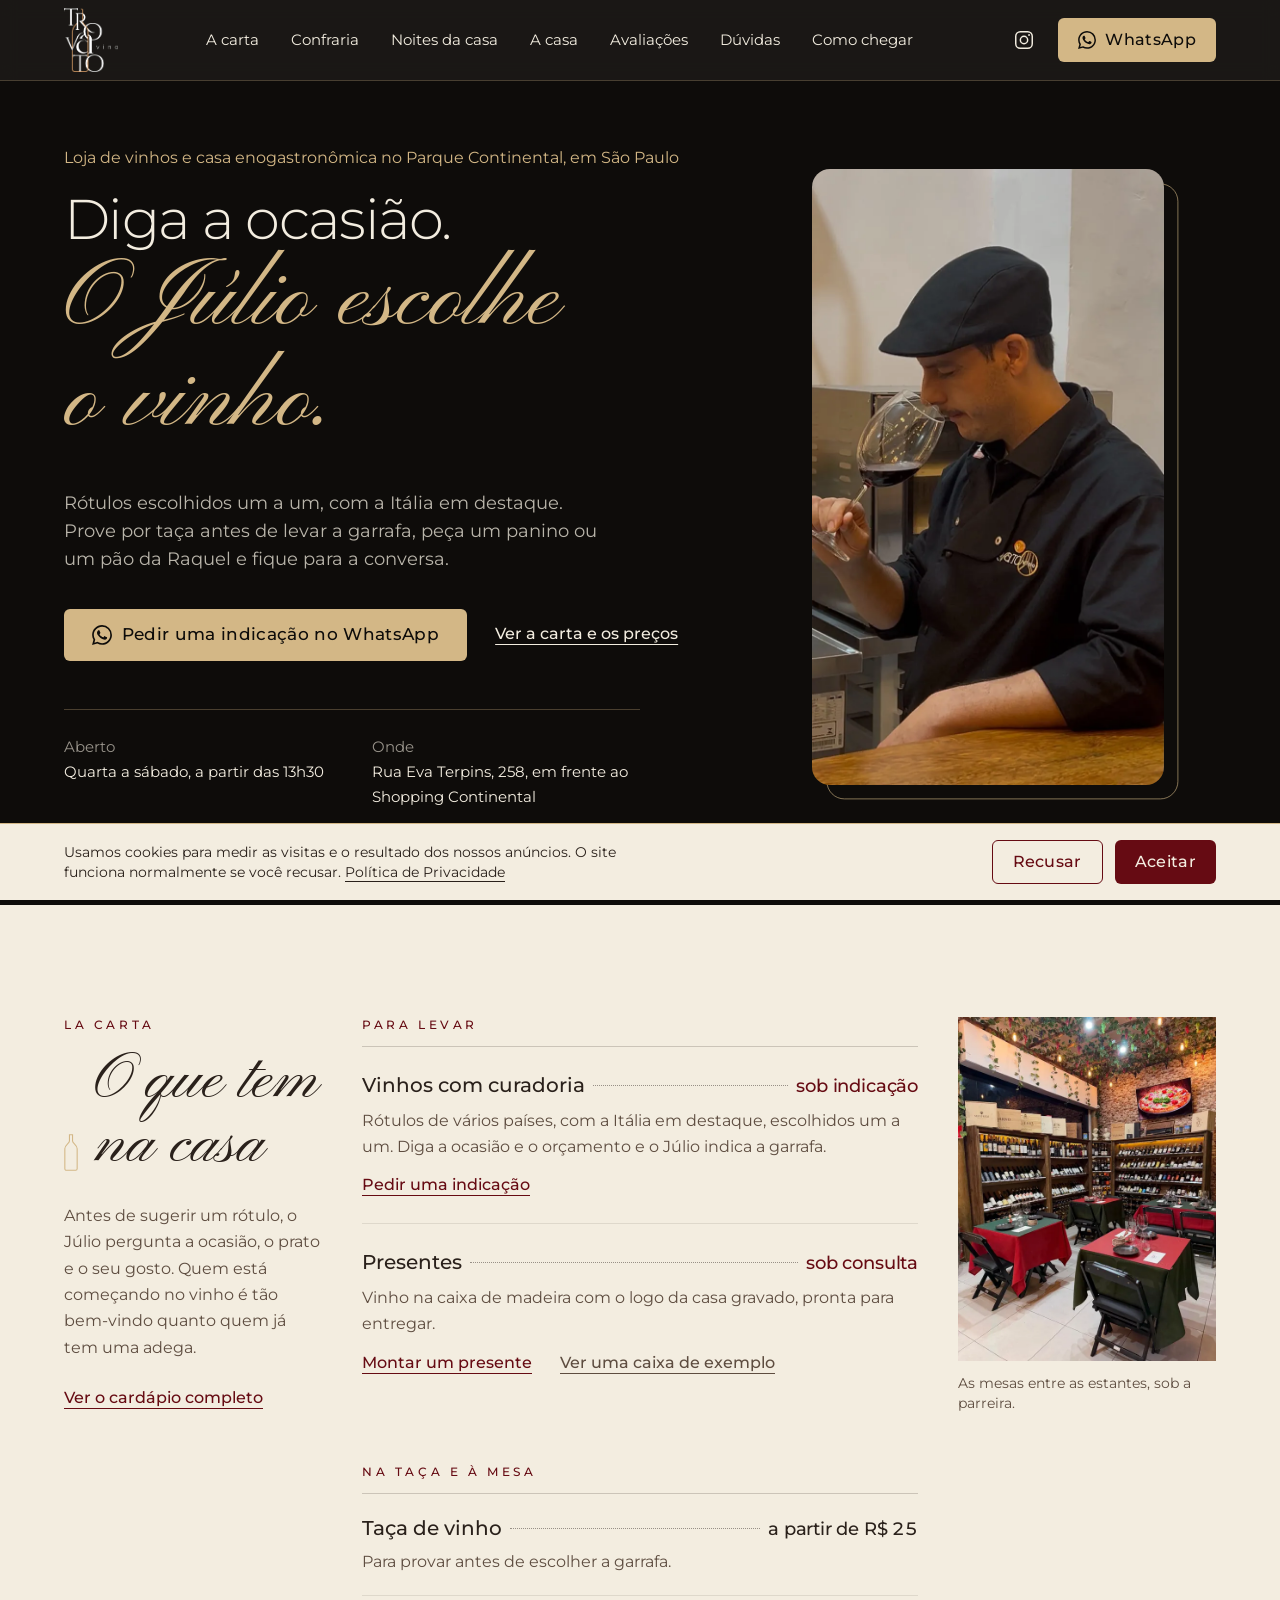
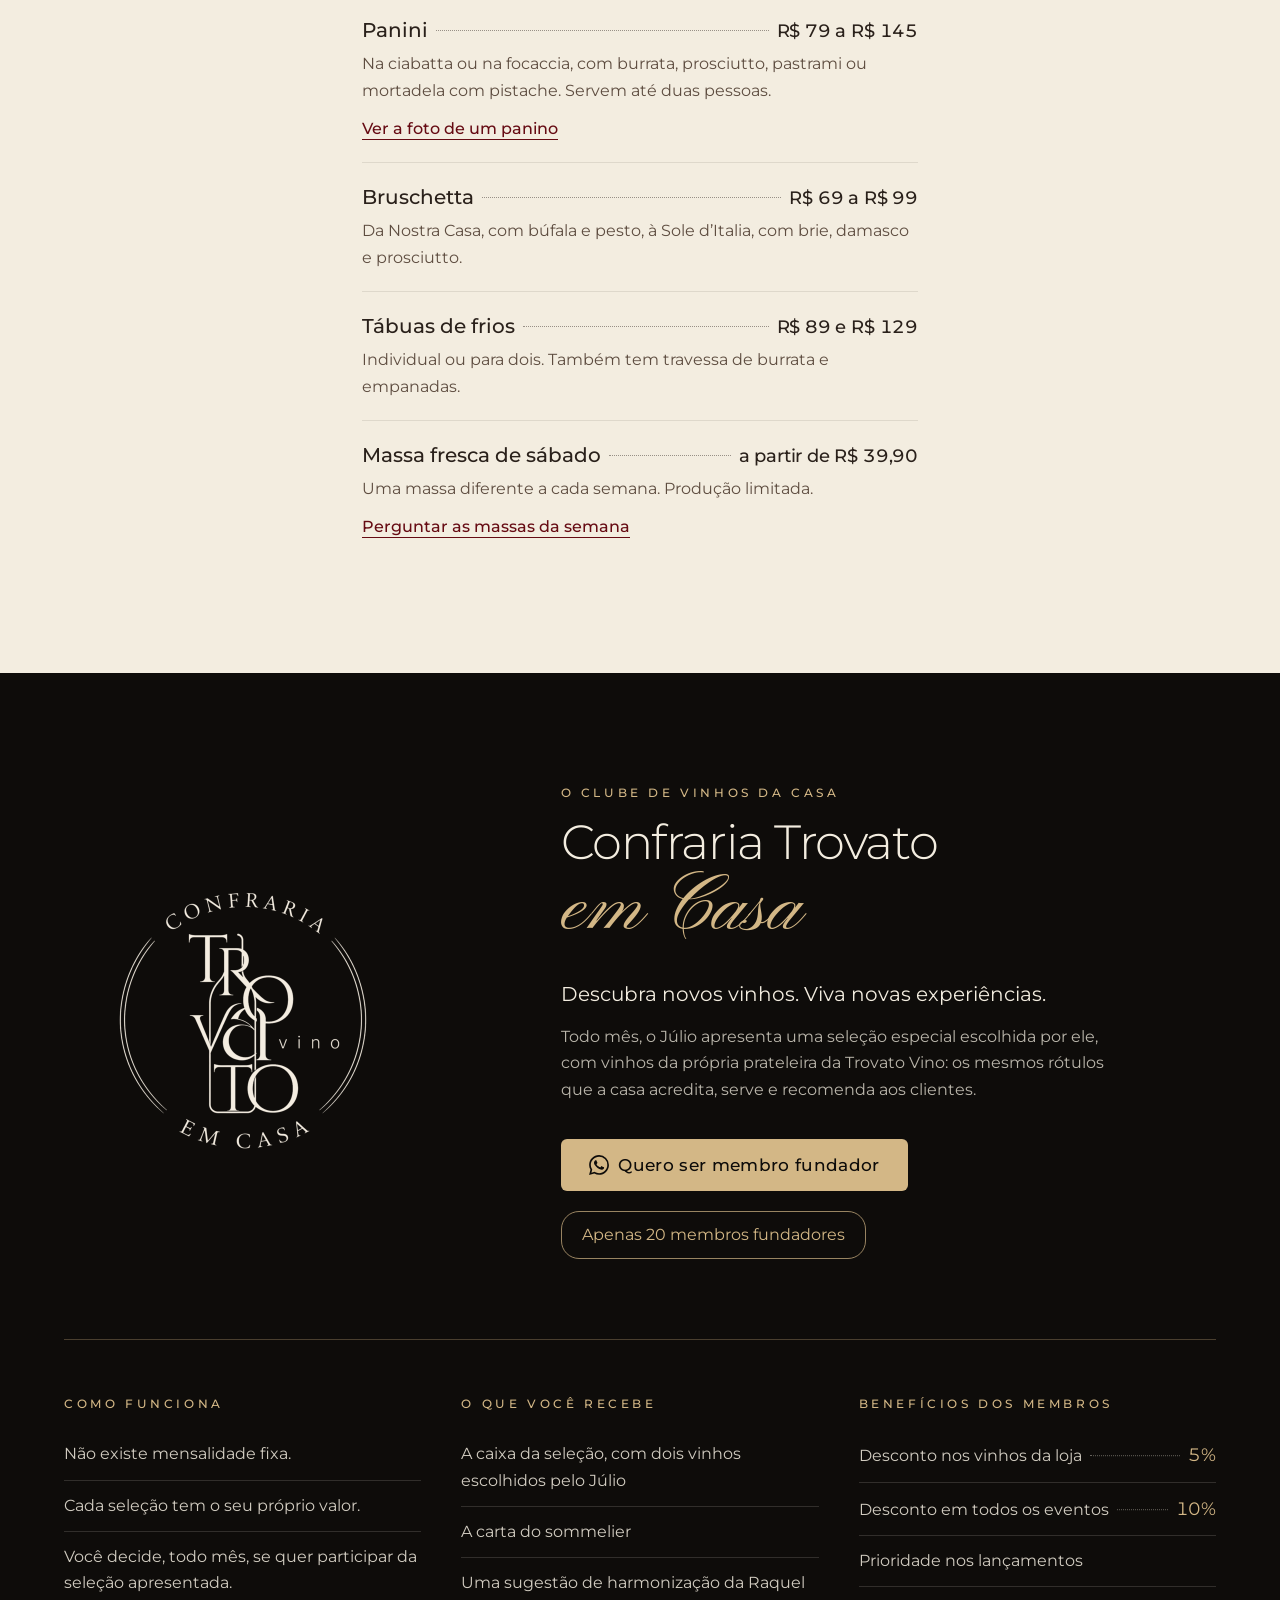
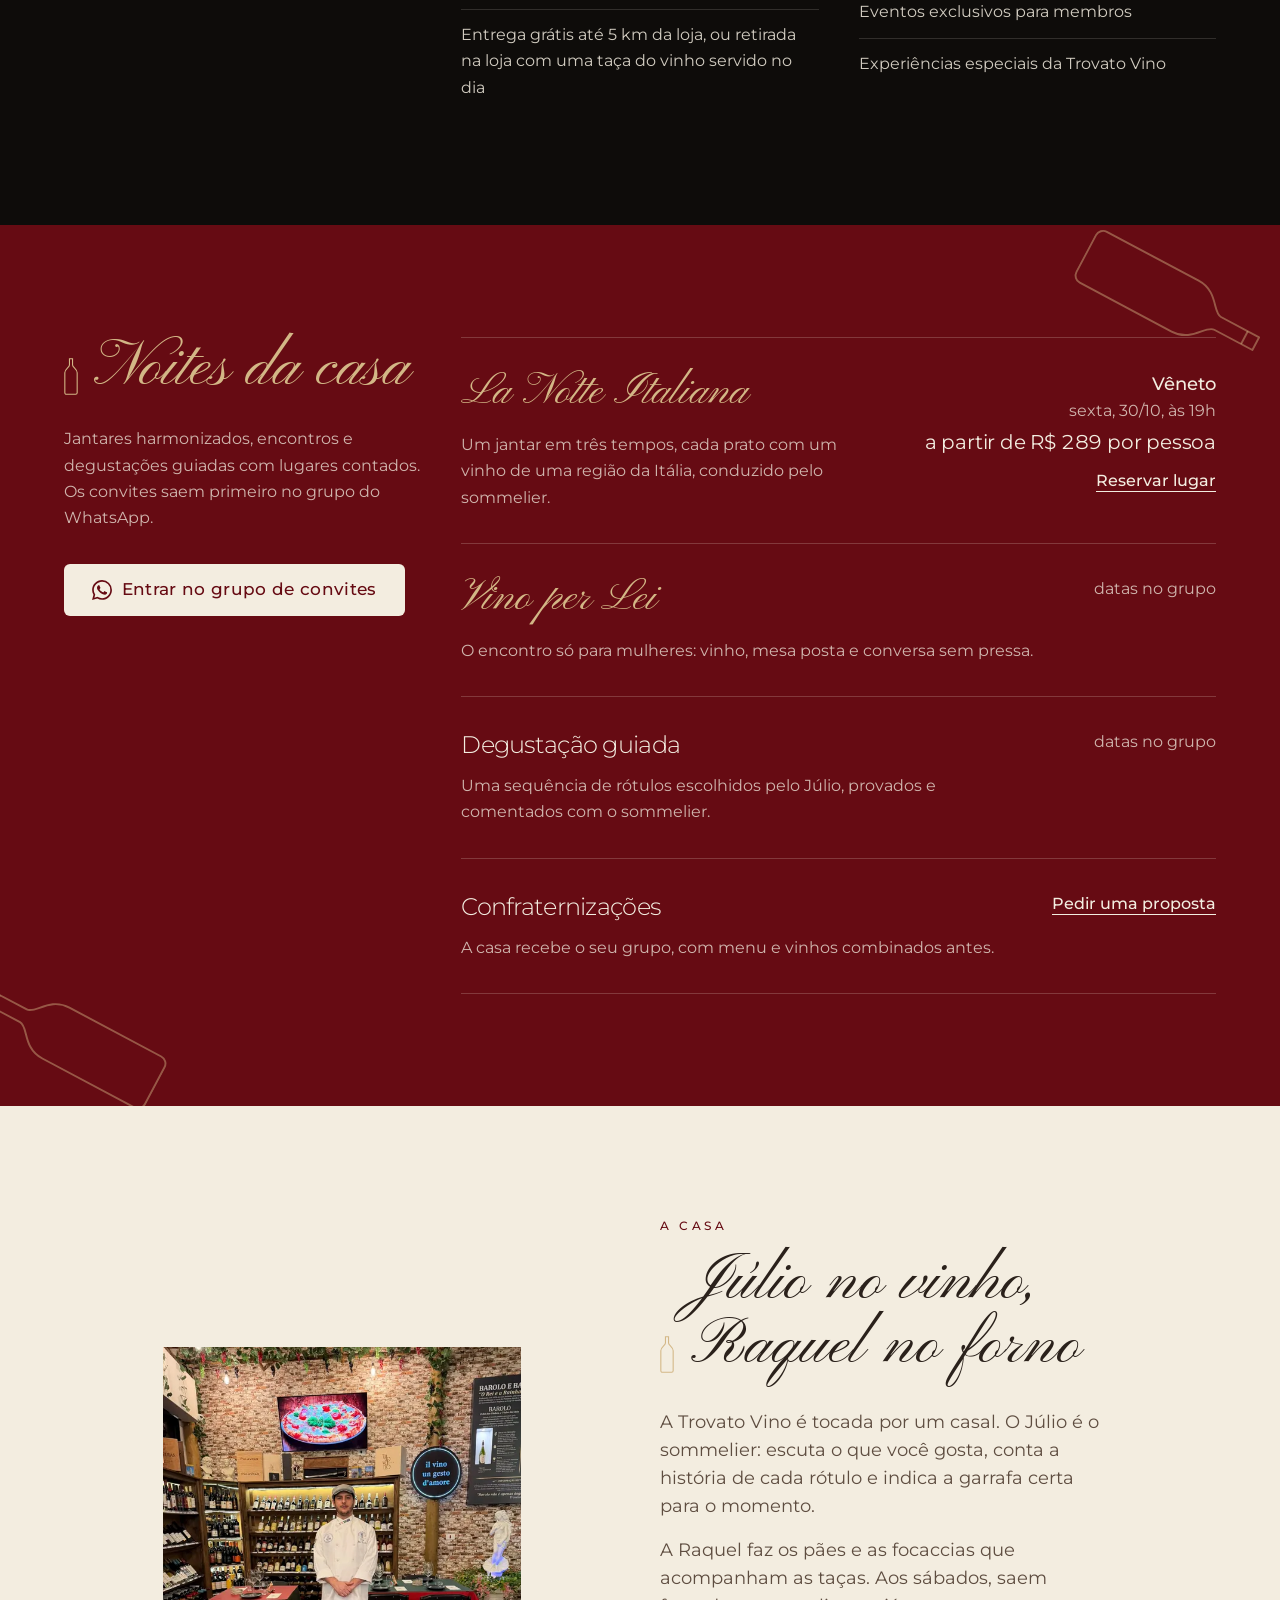
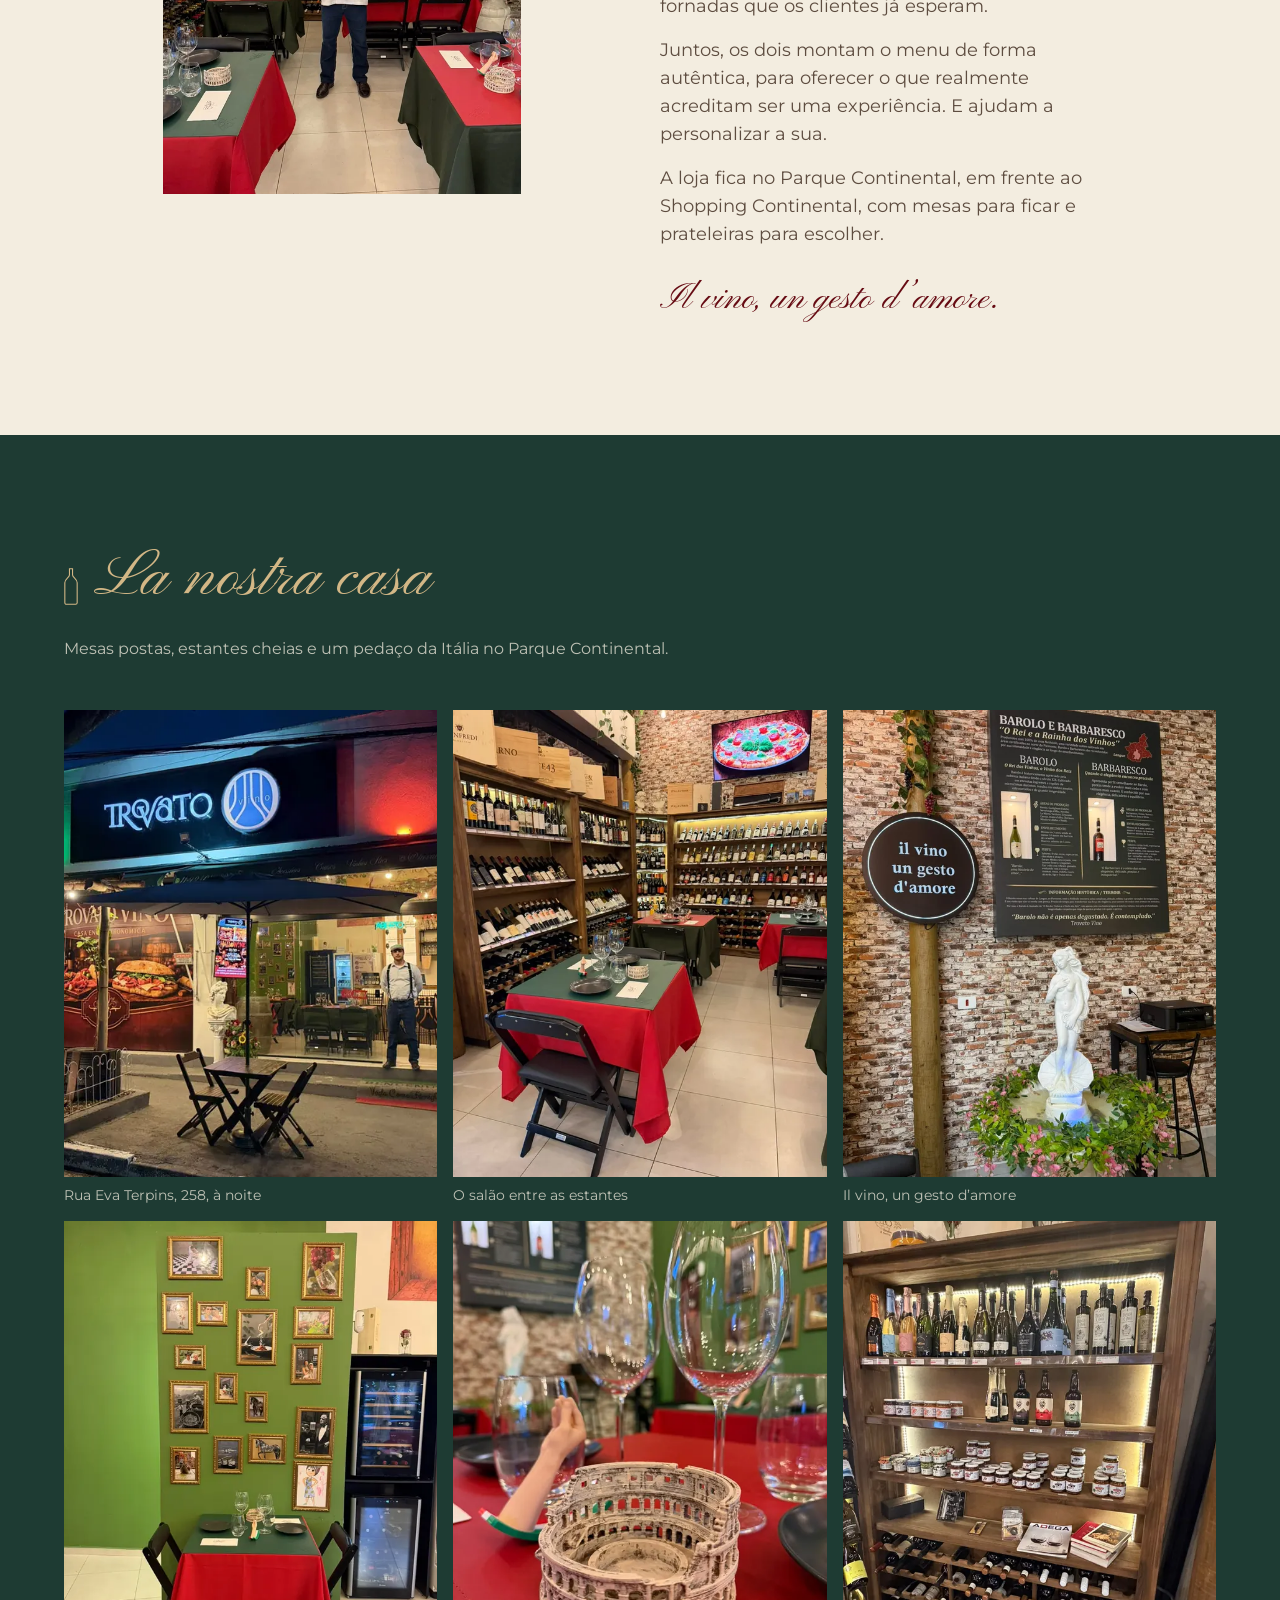
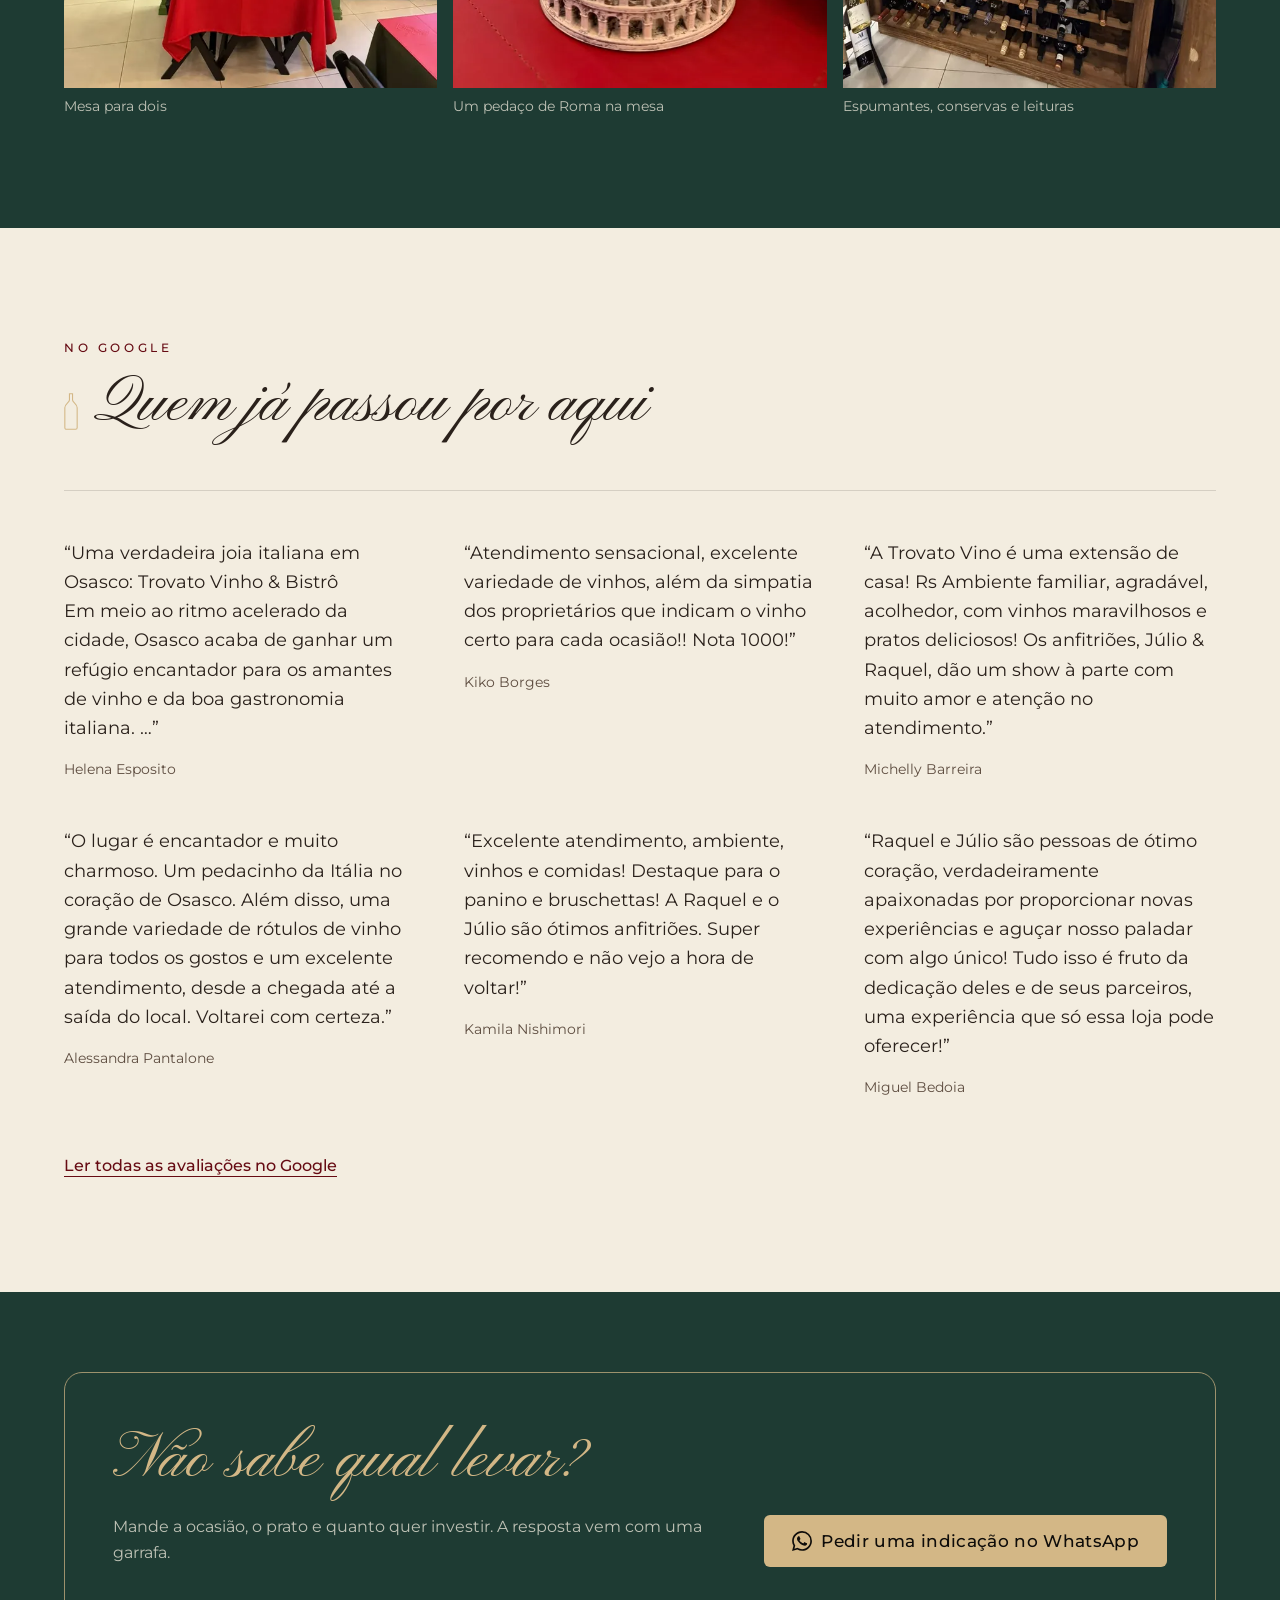
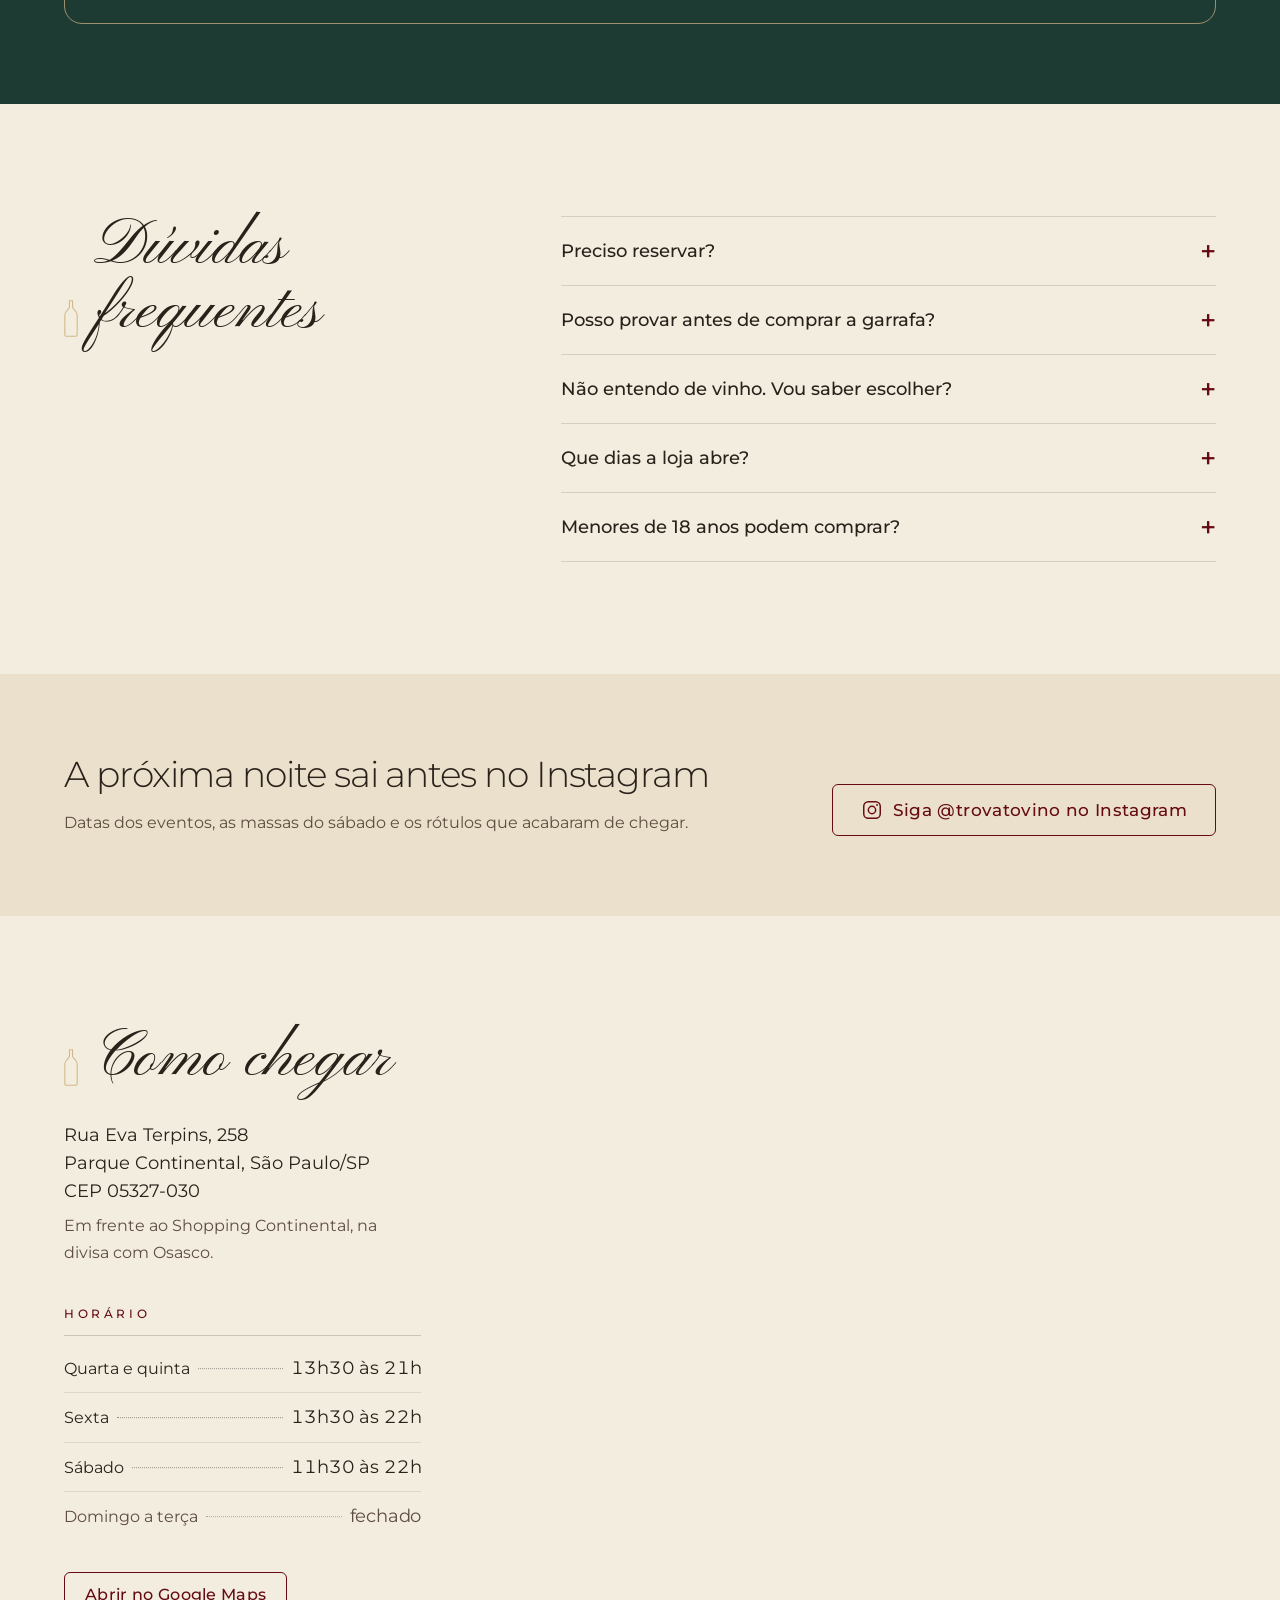
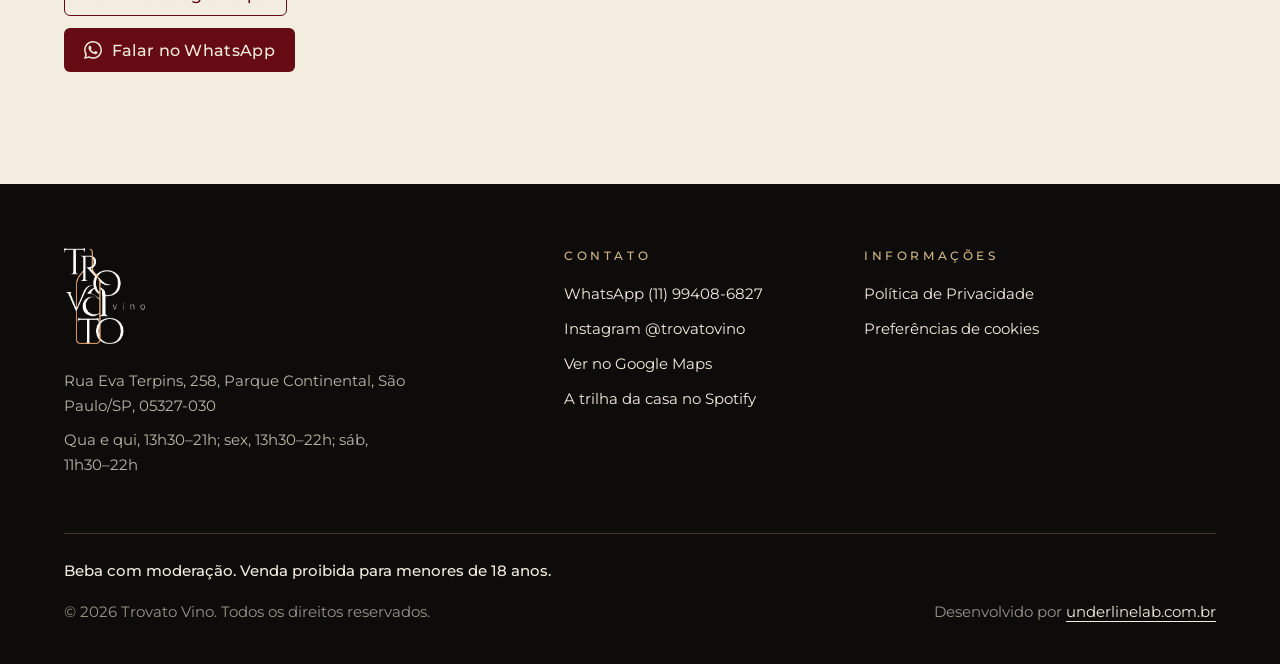
<file: index.html>
<!doctype html>
<html lang="pt-BR">
<head>
  <meta charset="utf-8">
  <meta name="viewport" content="width=device-width, initial-scale=1">
  <title>Loja de vinhos no Parque Continental, São Paulo | Trovato Vino</title>
  <meta name="description" content="Loja de vinhos em São Paulo, no Parque Continental, com curadoria do sommelier Júlio Trovato. Vinho em taça, panini e presentes. Peça sua indicação no WhatsApp.">
  <link rel="canonical" href="https://trovatovino.com.br/">
  <meta name="theme-color" content="#0E0C0A">
  <meta name="geo.region" content="BR-SP">
  <meta name="geo.placename" content="São Paulo">
  <meta name="geo.position" content="-23.547502;-46.7584857">
  <meta name="ICBM" content="-23.547502, -46.7584857">
  <meta name="robots" content="index,follow,max-image-preview:large,max-snippet:-1">
  <!-- DEMO:INICIO -->
  <meta name="robots" content="noindex,nofollow">
  <!-- DEMO:FIM -->

  <link rel="icon" href="assets/icons/favicon.ico" sizes="32x32">
  <link rel="icon" href="assets/icons/favicon.png" type="image/png" sizes="96x96">
  <link rel="apple-touch-icon" href="assets/icons/apple-touch-icon.png">
  <link rel="preload" href="assets/fonts/montserrat.woff2" as="font" type="font/woff2" crossorigin>
  <link rel="preload" href="assets/fonts/pinyon-script.woff2" as="font" type="font/woff2" crossorigin>

  <meta property="og:type" content="website">
  <meta property="og:locale" content="pt_BR">
  <meta property="og:site_name" content="Trovato Vino">
  <meta property="og:title" content="Loja de vinhos no Parque Continental, São Paulo | Trovato Vino">
  <meta property="og:description" content="Loja de vinhos em São Paulo, no Parque Continental, com curadoria do sommelier Júlio Trovato. Vinho em taça, panini e presentes. Peça sua indicação no WhatsApp.">
  <meta property="og:url" content="https://trovatovino.com.br/">
  <meta property="og:image" content="https://trovatovino.com.br/assets/img/og-image.jpg">
  <meta property="og:image:width" content="1200">
  <meta property="og:image:height" content="630">
  <meta property="og:image:alt" content="Júlio Trovato em frente à loja Trovato Vino, na Rua Eva Terpins, em São Paulo">
  <meta name="twitter:card" content="summary_large_image">

  <link rel="stylesheet" href="assets/css/styles.css?v=202610221825">
  <script src="assets/js/main.js?v=202610221825" defer></script>

  <script type="application/ld+json">
  {
    "@context": "https://schema.org",
    "@type": ["LiquorStore", "Restaurant"],
    "@id": "https://trovatovino.com.br/#loja",
    "name": "Trovato Vino",
    "description": "Loja de vinhos e casa enogastronômica no Parque Continental, em São Paulo/SP, em frente ao Shopping Continental. Curadoria do sommelier Júlio Trovato, com a Itália em destaque; vinho em taça, panini, bruschetta e tábuas de frios, com pães e focaccias feitos pela Raquel.",
    "url": "https://trovatovino.com.br/",
    "image": "https://trovatovino.com.br/assets/img/og-image.jpg",
    "logo": "https://trovatovino.com.br/assets/img/logo-trovato-vino.webp",
    "telephone": "+5511994086827",
    "email": "trovatovino@trovatovino.com.br",
    "servesCuisine": "Italiana",
    "founder": [
      { "@type": "Person", "name": "Júlio Trovato", "jobTitle": "Sommelier" },
      { "@type": "Person", "name": "Raquel" }
    ],
    "priceRange": "R$ 25 – R$ 289",
    "address": {
      "@type": "PostalAddress",
      "streetAddress": "Rua Eva Terpins, 258",
      "addressLocality": "São Paulo",
      "addressRegion": "SP",
      "postalCode": "05327-030",
      "addressCountry": "BR"
    },
    "geo": {
      "@type": "GeoCoordinates",
      "latitude": -23.547502,
      "longitude": -46.7584857
    },
    "openingHoursSpecification": [
      { "@type": "OpeningHoursSpecification", "dayOfWeek": ["Wednesday", "Thursday"], "opens": "13:30", "closes": "21:00" },
      { "@type": "OpeningHoursSpecification", "dayOfWeek": "Friday", "opens": "13:30", "closes": "22:00" },
      { "@type": "OpeningHoursSpecification", "dayOfWeek": "Saturday", "opens": "11:30", "closes": "22:00" }
    ],
    "hasMap": "https://maps.app.goo.gl/27VRrBLteyqqNWE79",
    "areaServed": ["Parque Continental", "Osasco", "São Paulo"],
    "knowsAbout": ["vinhos italianos", "harmonização de vinhos", "presentes com vinho", "vinho em taça", "clube de vinhos"],
    "slogan": "Il vino, un gesto d’amore.",
    "sameAs": ["https://www.instagram.com/trovatovino/", "https://maps.app.goo.gl/27VRrBLteyqqNWE79"],
    "hasOfferCatalog": {
      "@type": "OfferCatalog",
      "name": "A carta da Trovato Vino",
      "itemListElement": [
        { "@type": "Offer", "itemOffered": { "@type": "Product", "name": "Taça de vinho" }, "priceSpecification": { "@type": "PriceSpecification", "minPrice": 25, "priceCurrency": "BRL" } },
        { "@type": "Offer", "itemOffered": { "@type": "Product", "name": "Panini" }, "priceSpecification": { "@type": "PriceSpecification", "minPrice": 79, "maxPrice": 145, "priceCurrency": "BRL" } },
        { "@type": "Offer", "itemOffered": { "@type": "Product", "name": "Bruschetta" }, "priceSpecification": { "@type": "PriceSpecification", "minPrice": 69, "maxPrice": 99, "priceCurrency": "BRL" } },
        { "@type": "Offer", "itemOffered": { "@type": "Product", "name": "Tábuas de frios" }, "priceSpecification": { "@type": "PriceSpecification", "minPrice": 89, "maxPrice": 129, "priceCurrency": "BRL" } },
        { "@type": "Offer", "itemOffered": { "@type": "Service", "name": "Confraria Trovato em Casa", "description": "Clube de vinhos sem mensalidade fixa: todo mês, uma seleção de dois vinhos escolhidos pelo sommelier Júlio Trovato, com carta do sommelier e sugestão de harmonização da Raquel Trovato. Membros têm 5% de desconto nos vinhos da loja e 10% nos eventos.", "url": "https://trovatovino.com.br/#confraria" } },
        { "@type": "Offer", "itemOffered": { "@type": "Service", "name": "Presentes com vinho", "description": "Vinho na caixa de madeira com o logo da casa gravado." } }
      ]
    }
  }
  </script>
  <script type="application/ld+json">
  {
    "@context": "https://schema.org",
    "@type": "WebSite",
    "@id": "https://trovatovino.com.br/#site",
    "url": "https://trovatovino.com.br/",
    "name": "Trovato Vino",
    "inLanguage": "pt-BR",
    "publisher": { "@id": "https://trovatovino.com.br/#loja" }
  }
  </script>
</head>
<body id="topo" class="bg-avorio text-inchiostro font-corpo antialiased">
  <a href="#conteudo" class="sr-only focus:not-sr-only focus:fixed focus:top-2 focus:left-2 focus:z-[70] focus:bg-avorio focus:px-4 focus:py-2 focus:rounded-marca">Pular para o conteúdo</a>

  <!-- Ícones reutilizados -->
  <svg width="0" height="0" class="absolute" aria-hidden="true" focusable="false">
    <symbol id="i-wa" viewBox="0 0 24 24"><path fill="currentColor" d="M17.472 14.382c-.297-.149-1.758-.867-2.03-.967-.273-.099-.471-.148-.67.15-.197.297-.767.966-.94 1.164-.173.199-.347.223-.644.075-.297-.15-1.255-.463-2.39-1.475-.883-.788-1.48-1.761-1.653-2.059-.173-.297-.018-.458.13-.606.134-.133.298-.347.446-.52.149-.174.198-.298.298-.497.099-.198.05-.371-.025-.52-.075-.149-.669-1.612-.916-2.207-.242-.579-.487-.5-.669-.51-.173-.008-.371-.01-.57-.01-.198 0-.52.074-.792.372-.272.297-1.04 1.016-1.04 2.479 0 1.462 1.065 2.875 1.213 3.074.149.198 2.096 3.2 5.077 4.487.709.306 1.262.489 1.694.625.712.227 1.36.195 1.871.118.571-.085 1.758-.719 2.006-1.413.248-.694.248-1.289.173-1.413-.074-.124-.272-.198-.57-.347m-5.421 7.403h-.004a9.87 9.87 0 0 1-5.031-1.378l-.361-.214-3.741.982.998-3.648-.235-.374a9.86 9.86 0 0 1-1.51-5.26c.001-5.45 4.436-9.884 9.888-9.884 2.64 0 5.122 1.03 6.988 2.898a9.825 9.825 0 0 1 2.893 6.994c-.003 5.45-4.437 9.884-9.885 9.884m8.413-18.297A11.815 11.815 0 0 0 12.05 0C5.495 0 .16 5.335.157 11.892c0 2.096.547 4.142 1.588 5.945L.057 24l6.305-1.654a11.882 11.882 0 0 0 5.683 1.448h.005c6.554 0 11.89-5.335 11.893-11.893a11.821 11.821 0 0 0-3.48-8.413Z"/></symbol>
    <symbol id="garrafa-traco" viewBox="0 0 40 122"><g fill="none" stroke="currentColor" stroke-width="1.2" stroke-linejoin="round"><path d="M15.5 1h9v27c0 6 13.5 9 13.5 23v65a5 5 0 0 1-5 5H7a5 5 0 0 1-5-5V51c0-14 13.5-17 13.5-23Z"/><path d="M15.5 9h9"/></g></symbol>
    <symbol id="i-ig" viewBox="0 0 24 24"><g fill="none" stroke="currentColor" stroke-width="1.6"><rect x="3" y="3" width="18" height="18" rx="5"/><circle cx="12" cy="12" r="4"/></g><circle cx="17.5" cy="6.5" r="1" fill="currentColor"/></symbol>
  </svg>

<!-- SECTION: header -->
<header class="sticky top-0 z-40 border-b border-oro/25 bg-nero/95 text-avorio backdrop-blur">
  <div class="container-lp flex h-16 items-center justify-between gap-4 md:h-20">
    <a href="#topo" class="flex shrink-0 items-center" aria-label="Trovato Vino, voltar ao início">
      <img src="assets/img/logo-trovato-vino.webp" alt="Trovato Vino" width="494" height="584" class="h-12 w-auto md:h-16">
    </a>

    <nav aria-label="Principal" class="hidden lg:block">
      <ul class="flex items-center gap-6 text-[0.95rem] xl:gap-8">
        <li><a href="#carta" class="hover:text-oro">A carta</a></li>
        <li><a href="#confraria" class="hover:text-oro">Confraria</a></li>
        <li><a href="#eventos" class="hover:text-oro">Noites da casa</a></li>
        <li><a href="#casa" class="hover:text-oro">A casa</a></li>
        <li><a href="#avaliacoes" class="hover:text-oro">Avaliações</a></li>
        <li><a href="#faq" class="hover:text-oro">Dúvidas</a></li>
        <li><a href="#localizacao" class="hover:text-oro">Como chegar</a></li>
      </ul>
    </nav>

    <div class="flex items-center gap-1 sm:gap-3">
      <a href="https://www.instagram.com/trovatovino/" target="_blank" rel="noopener" class="icone-btn"
         aria-label="Instagram da Trovato Vino" data-track="instagram" data-origem="header">
        <svg width="22" height="22" aria-hidden="true"><use href="#i-ig"/></svg>
      </a>
      <a href="https://wa.me/5511994086827?text=Ol%C3%A1%2C%20J%C3%BAlio%21%20Vi%20o%20site%20da%20Trovato%20Vino%20e%20queria%20uma%20indica%C3%A7%C3%A3o%20de%20vinho." target="_blank" rel="noopener"
         class="btn btn-oro" aria-label="Falar no WhatsApp" data-track="whatsapp" data-origem="header">
        <svg width="18" height="18" aria-hidden="true"><use href="#i-wa"/></svg>
        <span class="hidden sm:inline">WhatsApp</span>
      </a>
    </div>
  </div>
</header>
<!-- /SECTION: header -->

<main id="conteudo">
<!-- SECTION: hero -->
<!-- Foto do Júlio provando vinho (enviada em 21/10/2026), inteira e sem corte, com filete de ouro deslocado. -->
<section id="inicio" class="overflow-hidden bg-nero text-avorio" aria-labelledby="hero-titulo">
  <div class="container-lp grid items-center gap-14 pt-10 pb-16 md:pt-16 md:pb-24 lg:grid-cols-[1.15fr_0.85fr] lg:gap-20">
    <div>
      <p class="text-oro">Loja de vinhos e casa enogastronômica no Parque Continental, em São Paulo</p>
      <h1 id="hero-titulo" class="mt-5 text-[2.25rem] font-light sm:text-5xl lg:text-[3.5rem]">
        Diga a ocasião.
        <span class="script mt-1 block text-[3.5rem] text-oro text-balance sm:text-[4.75rem] lg:text-[6rem]">O Júlio escolhe o vinho.</span>
      </h1>
      <p class="mt-7 max-w-[34rem] text-lg text-avorio/75">
        Rótulos escolhidos um a um, com a Itália em destaque. Prove por taça antes de levar a garrafa, peça um panino ou um pão da Raquel e fique para a conversa.
      </p>
      <div class="mt-9 flex flex-wrap items-center gap-x-7 gap-y-4">
        <a href="https://wa.me/5511994086827?text=Ol%C3%A1%2C%20J%C3%BAlio%21%20Vi%20o%20site%20da%20Trovato%20Vino%20e%20queria%20uma%20indica%C3%A7%C3%A3o%20de%20vinho." target="_blank" rel="noopener"
           class="btn btn-oro btn-lg" data-track="whatsapp" data-origem="hero">
          <svg width="20" height="20" aria-hidden="true"><use href="#i-wa"/></svg>
          Pedir uma indicação no WhatsApp
        </a>
        <a href="#carta" class="link-carta text-avorio hover:text-oro">Ver a carta e os preços</a>
      </div>
      <dl class="mt-12 grid max-w-xl gap-x-10 gap-y-4 border-t border-oro/30 pt-6 text-[0.95rem] sm:grid-cols-2">
        <div>
          <dt class="text-avorio/60">Aberto</dt>
          <dd>Quarta a sábado, a partir das 13h30</dd>
        </div>
        <div>
          <dt class="text-avorio/60">Onde</dt>
          <dd>Rua Eva Terpins, 258, em frente ao Shopping Continental</dd>
        </div>
      </dl>
    </div>

    <figure class="retrato mx-auto w-[74%] max-w-[20rem] sm:w-[48%] lg:w-full lg:max-w-[22rem]">
      <img src="assets/img/julio-taca-hero.webp"
           width="731" height="1280"
           alt="Júlio Trovato, de boina e dólmã com o logo da casa, sente o aroma de uma taça de vinho tinto no balcão"
           fetchpriority="high">
    </figure>
  </div>
</section>
<!-- /SECTION: hero -->

<!-- SECTION: servicos -->
<!-- "A carta": as frentes da casa como itens de cardápio. Preços do cardápio atualizado (confirmado em 16/10/2026). -->
<section id="carta" class="py-20 md:py-28" aria-labelledby="carta-titulo">
  <div class="container-lp grid gap-12 lg:grid-cols-12 lg:gap-10">
    <div class="lg:sticky lg:top-28 lg:col-span-3 lg:self-start">
      <p class="rotulo text-vino">La carta</p>
      <h2 id="carta-titulo" class="titulo-garrafa mt-4 script text-5xl md:text-[4rem]">O que tem na casa</h2>
      <p class="mt-5 max-w-sm text-inchiostro-suave">Antes de sugerir um rótulo, o Júlio pergunta a ocasião, o prato e o seu gosto. Quem está começando no vinho é tão bem-vindo quanto quem já tem uma adega.</p>
      <a href="assets/img/cardapio-casa-enogastronomica.webp" target="_blank" rel="noopener" class="link-carta mt-6 inline-block text-vino">Ver o cardápio completo</a>
    </div>

    <div class="space-y-16 lg:col-span-6">
      <!-- Para levar -->
      <div>
        <h3 class="rotulo border-b border-inchiostro/20 pb-3 text-vino">Para levar</h3>
        <ul class="divide-y divide-inchiostro/10">
          <li class="py-6">
            <p class="carta-linha text-lg font-medium sm:text-xl"><span>Vinhos com curadoria</span><span class="preco text-lg text-vino">sob indicação</span></p>
            <p class="mt-2 text-inchiostro-suave">Rótulos de vários países, com a Itália em destaque, escolhidos um a um. Diga a ocasião e o orçamento e o Júlio indica a garrafa.</p>
            <a href="https://wa.me/5511994086827?text=Ol%C3%A1%21%20Vi%20o%20site%20e%20queria%20uma%20indica%C3%A7%C3%A3o%20de%20vinho%20para%20uma%20ocasi%C3%A3o%20especial." target="_blank" rel="noopener"
               class="link-carta mt-3 inline-block text-vino" data-track="whatsapp" data-origem="servico-vinhos">Pedir uma indicação</a>
          </li>
          <li class="py-6">
            <p class="carta-linha text-lg font-medium sm:text-xl"><span>Presentes</span><span class="preco text-lg text-vino">sob consulta</span></p>
            <p class="mt-2 text-inchiostro-suave">Vinho na caixa de madeira com o logo da casa gravado, pronta para entregar.</p>
            <a href="https://wa.me/5511994086827?text=Ol%C3%A1%21%20Vi%20o%20site%20e%20queria%20montar%20um%20presente%20com%20vinho." target="_blank" rel="noopener"
               class="link-carta mt-3 inline-block text-vino" data-track="whatsapp" data-origem="servico-presentes">Montar um presente</a>
            <button type="button" class="link-carta mt-3 ml-6 inline-block cursor-pointer text-inchiostro-suave hover:text-vino" data-abrir-dialogo="dialogo-caixa">Ver uma caixa de exemplo</button>
            <dialog id="dialogo-caixa" class="dialogo" aria-labelledby="dialogo-caixa-titulo">
              <figure>
                <img src="assets/img/caixa-presente-vinho-azeite.webp" width="960" height="1280" loading="lazy" decoding="async"
                     alt="Caixa preta aberta com a mensagem da Trovato Vino na tampa, um Cabernet Veneto, azeite extravirgem, tomate confit e um enfeite com as cores da Itália"
                     class="block max-h-[78vh] w-auto">
                <figcaption id="dialogo-caixa-titulo" class="mt-3 text-sm text-avorio/80">Exemplo de caixa de presente. A seleção é montada com você.</figcaption>
              </figure>
              <form method="dialog">
                <button class="dialogo-fechar" aria-label="Fechar">&times;</button>
              </form>
            </dialog>
          </li>
        </ul>
      </div>

      <!-- Na taça e à mesa -->
      <div>
        <h3 class="rotulo border-b border-inchiostro/20 pb-3 text-vino">Na taça e à mesa</h3>
        <ul class="divide-y divide-inchiostro/10">
          <li class="py-5">
            <p class="carta-linha text-lg font-medium sm:text-xl"><span>Taça de vinho</span><span class="preco text-lg">a partir de R$ 25</span></p>
            <p class="mt-1.5 text-inchiostro-suave">Para provar antes de escolher a garrafa.</p>
          </li>
          <li class="py-5">
            <p class="carta-linha text-lg font-medium sm:text-xl"><span>Panini</span><span class="preco text-lg">R$ 79 a R$ 145</span></p>
            <p class="mt-1.5 text-inchiostro-suave">Na ciabatta ou na focaccia, com burrata, prosciutto, pastrami ou mortadela com pistache. Servem até duas pessoas.</p>
            <button type="button" class="link-carta mt-3 inline-block cursor-pointer text-vino" data-abrir-dialogo="dialogo-panino">Ver a foto de um panino</button>
            <dialog id="dialogo-panino" class="dialogo" aria-labelledby="dialogo-panino-titulo">
              <figure>
                <img src="assets/img/panino-mortadela-pistache.webp" width="960" height="1280" loading="lazy" decoding="async"
                     alt="Panino de mortadela com pistache, queijo branco e rúcula na focaccia, servido numa tábua de madeira"
                     class="block max-h-[78vh] w-auto">
                <figcaption id="dialogo-panino-titulo" class="mt-3 text-sm text-avorio/80">Panino de mortadela com pistache.</figcaption>
              </figure>
              <form method="dialog">
                <button class="dialogo-fechar" aria-label="Fechar">&times;</button>
              </form>
            </dialog>
          </li>
          <li class="py-5">
            <p class="carta-linha text-lg font-medium sm:text-xl"><span>Bruschetta</span><span class="preco text-lg">R$ 69 a R$ 99</span></p>
            <p class="mt-1.5 text-inchiostro-suave">Da Nostra Casa, com búfala e pesto, à Sole d’Italia, com brie, damasco e prosciutto.</p>
          </li>
          <li class="py-5">
            <p class="carta-linha text-lg font-medium sm:text-xl"><span>Tábuas de frios</span><span class="preco text-lg">R$ 89 e R$ 129</span></p>
            <p class="mt-1.5 text-inchiostro-suave">Individual ou para dois. Também tem travessa de burrata e empanadas.</p>
          </li>
          <li class="py-5">
            <p class="carta-linha text-lg font-medium sm:text-xl"><span>Massa fresca de sábado</span><span class="preco text-lg">a partir de R$ 39,90</span></p>
            <p class="mt-1.5 text-inchiostro-suave">Uma massa diferente a cada semana. Produção limitada.</p>
            <a href="https://wa.me/5511994086827?text=Ol%C3%A1%21%20Vi%20o%20site%20e%20queria%20saber%20do%20card%C3%A1pio%20e%20das%20massas%20de%20s%C3%A1bado." target="_blank" rel="noopener"
               class="link-carta mt-3 inline-block text-vino" data-track="whatsapp" data-origem="servico-mesa">Perguntar as massas da semana</a>
          </li>
        </ul>
      </div>
    </div>

    <figure class="hidden lg:col-span-3 lg:block">
      <div class="sticky top-28">
        <img src="assets/img/salao-mesas-adega-parreira-600.webp" srcset="assets/img/salao-mesas-adega-parreira-600.webp 600w, assets/img/salao-mesas-adega-parreira.webp 960w"
             sizes="20vw" width="960" height="1280" loading="lazy" decoding="async"
             alt="Salão da Trovato Vino com mesas de toalha vermelha e verde, estantes de vinho iluminadas e parreira no teto"
             class="aspect-[3/4] w-full object-cover">
        <figcaption class="mt-3 text-sm text-inchiostro-suave">As mesas entre as estantes, sob a parreira.</figcaption>
      </div>
    </figure>
  </div>
</section>
<!-- /SECTION: servicos -->

<!-- SECTION: confraria -->
<!-- Dados do flyer da Confraria enviado pelo cliente em 22/10/2026. Sem preço na página: cada seleção tem o seu valor. -->
<section id="confraria" class="overflow-hidden bg-nero py-20 text-avorio md:py-28" aria-labelledby="confraria-titulo">
  <div class="container-lp">
    <div class="grid items-center gap-12 lg:grid-cols-12 lg:gap-10">
      <img src="assets/img/logo-confraria-trovato-em-casa.webp" width="640" height="640" loading="lazy" decoding="async"
           alt="Selo da Confraria Trovato em Casa"
           class="mx-auto w-56 sm:w-64 lg:col-span-4 lg:w-full lg:max-w-[20rem]">
      <div class="lg:col-span-7 lg:col-start-6">
        <p class="rotulo text-oro">O clube de vinhos da casa</p>
        <h2 id="confraria-titulo" class="mt-4 text-4xl font-light md:text-5xl">
          Confraria Trovato
          <span class="script mt-1 block text-6xl text-oro md:text-[5rem]">em Casa</span>
        </h2>
        <p class="mt-6 text-xl">Descubra novos vinhos. Viva novas experiências.</p>
        <p class="mt-4 max-w-xl text-avorio/75">Todo mês, o Júlio apresenta uma seleção especial escolhida por ele, com vinhos da própria prateleira da Trovato Vino: os mesmos rótulos que a casa acredita, serve e recomenda aos clientes.</p>
        <div class="mt-9 flex flex-wrap items-center gap-x-7 gap-y-5">
          <a href="https://wa.me/5511994086827?text=Ol%C3%A1%21%20Vi%20o%20site%20e%20quero%20ser%20membro%20fundador%20da%20Confraria%20Trovato%20em%20Casa." target="_blank" rel="noopener"
             class="btn btn-oro btn-lg" data-track="whatsapp" data-origem="confraria">
            <svg width="20" height="20" aria-hidden="true"><use href="#i-wa"/></svg>
            Quero ser membro fundador
          </a>
          <p class="moldura px-5 py-2.5 text-oro">Apenas 20 membros fundadores</p>
        </div>
      </div>
    </div>

    <div class="mt-16 grid gap-12 border-t border-oro/30 pt-12 md:mt-20 md:grid-cols-3 md:gap-10 md:pt-14">
      <div>
        <h3 class="rotulo text-oro">Como funciona</h3>
        <ul class="mt-4 divide-y divide-avorio/15 text-avorio/85">
          <li class="py-3">Não existe mensalidade fixa.</li>
          <li class="py-3">Cada seleção tem o seu próprio valor.</li>
          <li class="py-3">Você decide, todo mês, se quer participar da seleção apresentada.</li>
        </ul>
      </div>
      <div>
        <h3 class="rotulo text-oro">O que você recebe</h3>
        <ul class="mt-4 divide-y divide-avorio/15 text-avorio/85">
          <li class="py-3">A caixa da seleção, com dois vinhos escolhidos pelo Júlio</li>
          <li class="py-3">A carta do sommelier</li>
          <li class="py-3">Uma sugestão de harmonização da Raquel</li>
          <li class="py-3">Entrega grátis até 5 km da loja, ou retirada na loja com uma taça do vinho servido no dia</li>
        </ul>
      </div>
      <div>
        <h3 class="rotulo text-oro">Benefícios dos membros</h3>
        <ul class="mt-4 divide-y divide-avorio/15 text-avorio/85">
          <li class="carta-linha py-3"><span>Desconto nos vinhos da loja</span><span class="preco text-lg text-oro">5%</span></li>
          <li class="carta-linha py-3"><span>Desconto em todos os eventos</span><span class="preco text-lg text-oro">10%</span></li>
          <li class="py-3">Prioridade nos lançamentos</li>
          <li class="py-3">Eventos exclusivos para membros</li>
          <li class="py-3">Experiências especiais da Trovato Vino</li>
        </ul>
      </div>
    </div>
  </div>
</section>
<!-- /SECTION: confraria -->

<!-- SECTION: eventos -->
<!-- Datas e preços do Instagram (outubro/2026). Atualizar a próxima Notte Italiana a cada edição. -->
<section id="eventos" class="relative overflow-hidden bg-vino py-20 text-avorio md:py-28" aria-labelledby="eventos-titulo">
  <!-- Garrafas em traço dourado inclinadas nos cantos, como no post "Cesta de Páscoa Exclusiva" -->
  <svg class="pointer-events-none absolute -top-6 right-[6%] hidden w-16 rotate-[118deg] text-oro/45 sm:block" viewBox="0 0 40 122" aria-hidden="true" focusable="false">
    <use href="#garrafa-traco"/>
  </svg>
  <svg class="pointer-events-none absolute -bottom-8 left-[3%] hidden w-16 -rotate-[62deg] text-oro/45 sm:block" viewBox="0 0 40 122" aria-hidden="true" focusable="false">
    <use href="#garrafa-traco"/>
  </svg>
  <div class="container-lp relative grid gap-12 lg:grid-cols-12 lg:gap-10">
    <div class="lg:col-span-4">
      <h2 id="eventos-titulo" class="titulo-garrafa script text-5xl text-oro md:text-[4rem]">Noites da casa</h2>
      <p class="mt-5 max-w-sm text-avorio/75">Jantares harmonizados, encontros e degustações guiadas com lugares contados. Os convites saem primeiro no grupo do WhatsApp.</p>
      <a href="https://wa.me/5511994086827?text=Ol%C3%A1%21%20Vi%20o%20site%20e%20queria%20entrar%20no%20grupo%20de%20convites%20dos%20eventos." target="_blank" rel="noopener"
         class="btn btn-claro btn-lg mt-8" data-track="whatsapp" data-origem="servico-eventos">
        <svg width="20" height="20" aria-hidden="true"><use href="#i-wa"/></svg>
        Entrar no grupo de convites
      </a>
    </div>

    <ul class="divide-y divide-avorio/20 border-y border-avorio/20 lg:col-span-8">
      <li class="grid gap-3 py-8 md:grid-cols-[1fr_auto] md:gap-10">
        <div>
          <h3 class="script text-[2.75rem] text-oro">La Notte Italiana</h3>
          <p class="mt-3 max-w-xl text-avorio/75">Um jantar em três tempos, cada prato com um vinho de uma região da Itália, conduzido pelo sommelier.</p>
        </div>
        <div class="md:text-right">
          <p class="text-lg font-medium">Vêneto</p>
          <p class="text-avorio/75">sexta, 30/10, às 19h</p>
          <p class="preco mt-1 text-xl">a partir de R$ 289 por pessoa</p>
          <a href="https://wa.me/5511994086827?text=Ol%C3%A1%21%20Vi%20o%20site%20e%20queria%20reservar%20lugar%20na%20pr%C3%B3xima%20La%20Notte%20Italiana." target="_blank" rel="noopener"
             class="link-carta mt-3 inline-block" data-track="whatsapp" data-origem="servico-notte-italiana">Reservar lugar</a>
        </div>
      </li>
      <li class="grid gap-3 py-8 md:grid-cols-[1fr_auto] md:gap-10">
        <div>
          <h3 class="script text-[2.75rem] text-oro">Vino per Lei</h3>
          <p class="mt-3 max-w-xl text-avorio/75">O encontro só para mulheres: vinho, mesa posta e conversa sem pressa.</p>
        </div>
        <p class="text-avorio/75 md:text-right">datas no grupo</p>
      </li>
      <li class="grid gap-3 py-8 md:grid-cols-[1fr_auto] md:gap-10">
        <div>
          <h3 class="text-2xl font-light">Degustação guiada</h3>
          <p class="mt-3 max-w-xl text-avorio/75">Uma sequência de rótulos escolhidos pelo Júlio, provados e comentados com o sommelier.</p>
        </div>
        <p class="text-avorio/75 md:text-right">datas no grupo</p>
      </li>
      <li class="grid gap-3 py-8 md:grid-cols-[1fr_auto] md:gap-10">
        <div>
          <h3 class="text-2xl font-light">Confraternizações</h3>
          <p class="mt-3 max-w-xl text-avorio/75">A casa recebe o seu grupo, com menu e vinhos combinados antes.</p>
        </div>
        <a href="https://wa.me/5511994086827?text=Ol%C3%A1%21%20Vi%20o%20site%20e%20queria%20fazer%20uma%20confraterniza%C3%A7%C3%A3o%20na%20Trovato%20Vino." target="_blank" rel="noopener"
           class="link-carta self-start md:text-right" data-track="whatsapp" data-origem="servico-confraternizacao">Pedir uma proposta</a>
      </li>
    </ul>
  </div>

  <!-- Atualizar junto com a data e o preço visíveis da próxima Notte Italiana -->
  <script type="application/ld+json">
  {
    "@context": "https://schema.org",
    "@type": "FoodEvent",
    "name": "La Notte Italiana: Vêneto",
    "description": "Jantar em três tempos, cada prato com um vinho de uma região da Itália, conduzido pelo sommelier Júlio Trovato.",
    "startDate": "2026-10-30T19:00:00-03:00",
    "eventStatus": "https://schema.org/EventScheduled",
    "eventAttendanceMode": "https://schema.org/OfflineEventAttendanceMode",
    "image": "https://trovatovino.com.br/assets/img/evento-notte-italiana-toscana.webp",
    "location": {
      "@type": "Place",
      "name": "Trovato Vino",
      "address": { "@type": "PostalAddress", "streetAddress": "Rua Eva Terpins, 258", "addressLocality": "São Paulo", "addressRegion": "SP", "postalCode": "05327-030", "addressCountry": "BR" }
    },
    "organizer": { "@id": "https://trovatovino.com.br/#loja" },
    "offers": { "@type": "Offer", "price": 289, "priceCurrency": "BRL", "url": "https://trovatovino.com.br/#eventos", "availability": "https://schema.org/LimitedAvailability" }
  }
  </script>
</section>
<!-- /SECTION: eventos -->

<!-- SECTION: sobre -->
<section id="casa" class="py-20 md:py-28" aria-labelledby="casa-titulo">
  <div class="container-lp grid gap-12 md:grid-cols-12 md:items-center md:gap-10">
    <figure class="md:col-span-5 lg:col-span-4 lg:col-start-2">
      <img src="assets/img/julio-dolma-salao-600.webp" srcset="assets/img/julio-dolma-salao-600.webp 600w, assets/img/julio-dolma-salao.webp 960w"
           sizes="(min-width: 1024px) 26rem, (min-width: 768px) 40vw, 100vw"
           width="960" height="1280" loading="lazy" decoding="async"
           alt="Júlio de dólmã branco no salão da Trovato Vino, entre mesas postas de vermelho e verde e estantes de vinho"
           class="aspect-[4/5] w-full object-cover object-top">
    </figure>
    <div class="md:col-span-7 lg:col-span-5 lg:col-start-7">
      <p class="rotulo text-vino">A casa</p>
      <h2 id="casa-titulo" class="titulo-garrafa mt-4 script text-5xl md:text-[4rem]">Júlio no vinho, Raquel no forno</h2>
      <div class="mt-6 space-y-4 text-lg text-inchiostro-suave">
        <p>A Trovato Vino é tocada por um casal. O Júlio é o sommelier: escuta o que você gosta, conta a história de cada rótulo e indica a garrafa certa para o momento.</p>
        <p>A Raquel faz os pães e as focaccias que acompanham as taças. Aos sábados, saem fornadas que os clientes já esperam.</p>
        <p>Juntos, os dois montam o menu de forma autêntica, para oferecer o que realmente acreditam ser uma experiência. E ajudam a personalizar a sua.</p>
        <p>A loja fica no Parque Continental, em frente ao Shopping Continental, com mesas para ficar e prateleiras para escolher.</p>
      </div>
      <p class="script mt-8 text-4xl text-vino">Il vino, un gesto d’amore.</p>
    </div>
  </div>
</section>
<!-- /SECTION: sobre -->

<!-- SECTION: galeria -->
<!-- Fotos da loja enviadas pelo cliente em 21/10/2026. 6 fotos → grid-cols-2 sm:grid-cols-3 -->
<section id="galeria" class="bg-bottiglia text-avorio py-20 md:py-28" aria-labelledby="galeria-titulo">
  <div class="container-lp">
    <h2 id="galeria-titulo" class="titulo-garrafa script text-oro text-5xl md:text-[4rem]">La nostra casa</h2>
    <p class="mt-5 max-w-prose text-avorio/75">Mesas postas, estantes cheias e um pedaço da Itália no Parque Continental.</p>

    <ul class="mt-12 grid grid-cols-2 gap-4 sm:grid-cols-3" aria-label="Fotos da loja">
      <li>
        <figure>
          <img src="assets/img/fachada-noite-julio-porta-800.webp" srcset="assets/img/fachada-noite-julio-porta-800.webp 800w, assets/img/fachada-noite-julio-porta.webp 1200w"
               sizes="(min-width: 1152px) 24rem, (min-width: 640px) 33vw, 50vw"
               width="1200" height="900" alt="Fachada da Trovato Vino à noite, com o letreiro aceso, luzes verde e vermelha, mesa na calçada e o Júlio na porta"
               loading="lazy" decoding="async" class="aspect-[4/5] w-full object-cover">
          <figcaption class="mt-2 text-sm text-avorio/75">Rua Eva Terpins, 258, à noite</figcaption>
        </figure>
      </li>
      <li>
        <figure>
          <img src="assets/img/salao-mesas-estantes-vinho-600.webp" srcset="assets/img/salao-mesas-estantes-vinho-600.webp 600w, assets/img/salao-mesas-estantes-vinho.webp 960w"
               sizes="(min-width: 1152px) 24rem, (min-width: 640px) 33vw, 50vw"
               width="960" height="1280" alt="Salão com mesas de toalha vermelha e verde entre estantes de madeira cheias de vinho"
               loading="lazy" decoding="async" class="aspect-[4/5] w-full object-cover">
          <figcaption class="mt-2 text-sm text-avorio/75">O salão entre as estantes</figcaption>
        </figure>
      </li>
      <li>
        <figure>
          <img src="assets/img/parede-barolo-barbaresco-venus-600.webp" srcset="assets/img/parede-barolo-barbaresco-venus-600.webp 600w, assets/img/parede-barolo-barbaresco-venus.webp 960w"
               sizes="(min-width: 1152px) 24rem, (min-width: 640px) 33vw, 50vw"
               width="960" height="1280" alt="Placa “il vino un gesto d’amore”, quadro sobre Barolo e Barbaresco e uma estátua de Vênus entre flores"
               loading="lazy" decoding="async" class="aspect-[4/5] w-full object-cover">
          <figcaption class="mt-2 text-sm text-avorio/75">Il vino, un gesto d’amore</figcaption>
        </figure>
      </li>
      <li>
        <figure>
          <img src="assets/img/mesa-parede-verde-quadros-600.webp" srcset="assets/img/mesa-parede-verde-quadros-600.webp 600w, assets/img/mesa-parede-verde-quadros.webp 960w"
               sizes="(min-width: 1152px) 24rem, (min-width: 640px) 33vw, 50vw"
               width="960" height="1280" alt="Mesa para dois diante de uma parede verde com quadros de moldura dourada, ao lado das adegas climatizadas"
               loading="lazy" decoding="async" class="aspect-[4/5] w-full object-cover">
          <figcaption class="mt-2 text-sm text-avorio/75">Mesa para dois</figcaption>
        </figure>
      </li>
      <li>
        <figure>
          <img src="assets/img/coliseu-mesa-tacas-600.webp" srcset="assets/img/coliseu-mesa-tacas-600.webp 600w, assets/img/coliseu-mesa-tacas.webp 960w"
               sizes="(min-width: 1152px) 24rem, (min-width: 640px) 33vw, 50vw"
               width="960" height="1280" alt="Miniatura do Coliseu sobre a mesa vermelha, entre taças de vinho"
               loading="lazy" decoding="async" class="aspect-[4/5] w-full object-cover">
          <figcaption class="mt-2 text-sm text-avorio/75">Um pedaço de Roma na mesa</figcaption>
        </figure>
      </li>
      <li>
        <figure>
          <img src="assets/img/estante-espumantes-conservas-600.webp" srcset="assets/img/estante-espumantes-conservas-600.webp 600w, assets/img/estante-espumantes-conservas.webp 960w"
               sizes="(min-width: 1152px) 24rem, (min-width: 640px) 33vw, 50vw"
               width="960" height="1280" alt="Estante iluminada com espumantes, vinhos, conservas e livros sobre vinho"
               loading="lazy" decoding="async" class="aspect-[4/5] w-full object-cover">
          <figcaption class="mt-2 text-sm text-avorio/75">Espumantes, conservas e leituras</figcaption>
        </figure>
      </li>
    </ul>
  </div>
</section>
<!-- /SECTION: galeria -->

<!-- SECTION: depoimentos -->
<!-- Avaliações reais do Google, texto sem edição (origem e datas no briefing.md, seção 8). Nota individual a conferir. -->
<section id="avaliacoes" class="py-20 md:py-28" aria-labelledby="avaliacoes-titulo">
  <div class="container-lp">
    <p class="rotulo text-vino">No Google</p>
    <h2 id="avaliacoes-titulo" class="titulo-garrafa mt-4 script text-5xl md:text-[4rem]">Quem já passou por aqui</h2>

    <ul class="mt-12 grid gap-x-12 gap-y-12 border-t border-inchiostro/15 pt-12 md:grid-cols-2 lg:grid-cols-3">
      <li>
        <figure>
          <blockquote class="text-lg leading-relaxed"><p>“Uma verdadeira joia italiana em Osasco: Trovato Vinho &amp; Bistrô<br>Em meio ao ritmo acelerado da cidade, Osasco acaba de ganhar um refúgio encantador para os amantes de vinho e da boa gastronomia italiana. …”</p></blockquote>
          <figcaption class="mt-4 text-sm text-inchiostro-suave">Helena Esposito</figcaption>
        </figure>
      </li>
      <li>
        <figure>
          <blockquote class="text-lg leading-relaxed"><p>“Atendimento sensacional, excelente variedade de vinhos, além da simpatia dos proprietários que indicam o vinho certo para cada ocasião!! Nota 1000!”</p></blockquote>
          <figcaption class="mt-4 text-sm text-inchiostro-suave">Kiko Borges</figcaption>
        </figure>
      </li>
      <li>
        <figure>
          <blockquote class="text-lg leading-relaxed"><p>“A Trovato Vino é uma extensão de casa! Rs Ambiente familiar, agradável, acolhedor, com vinhos maravilhosos e pratos deliciosos! Os anfitriões, Júlio &amp; Raquel, dão um show à parte com muito amor e atenção no atendimento.”</p></blockquote>
          <figcaption class="mt-4 text-sm text-inchiostro-suave">Michelly Barreira</figcaption>
        </figure>
      </li>
      <li>
        <figure>
          <blockquote class="text-lg leading-relaxed"><p>“O lugar é encantador e muito charmoso. Um pedacinho da Itália no coração de Osasco. Além disso, uma grande variedade de rótulos de vinho para todos os gostos e um excelente atendimento, desde a chegada até a saída do local. Voltarei com certeza.”</p></blockquote>
          <figcaption class="mt-4 text-sm text-inchiostro-suave">Alessandra Pantalone</figcaption>
        </figure>
      </li>
      <li>
        <figure>
          <blockquote class="text-lg leading-relaxed"><p>“Excelente atendimento, ambiente, vinhos e comidas! Destaque para o panino e bruschettas! A Raquel e o Júlio são ótimos anfitriões. Super recomendo e não vejo a hora de voltar!”</p></blockquote>
          <figcaption class="mt-4 text-sm text-inchiostro-suave">Kamila Nishimori</figcaption>
        </figure>
      </li>
      <li>
        <figure>
          <blockquote class="text-lg leading-relaxed"><p>“Raquel e Júlio são pessoas de ótimo coração, verdadeiramente apaixonadas por proporcionar novas experiências e aguçar nosso paladar com algo único! Tudo isso é fruto da dedicação deles e de seus parceiros, uma experiência que só essa loja pode oferecer!”</p></blockquote>
          <figcaption class="mt-4 text-sm text-inchiostro-suave">Miguel Bedoia</figcaption>
        </figure>
      </li>
    </ul>

    <a href="https://maps.app.goo.gl/27VRrBLteyqqNWE79" target="_blank" rel="noopener"
       class="link-carta mt-14 inline-block text-vino" data-track="avaliar-google" data-origem="depoimentos">Ler todas as avaliações no Google</a>
  </div>
</section>
<!-- /SECTION: depoimentos -->

<!-- SECTION: cta-intermediario -->
<section class="bg-bottiglia py-16 text-avorio md:py-20" aria-labelledby="cta-meio-titulo">
  <div class="container-lp moldura flex flex-col items-start gap-8 px-6 py-10 md:flex-row md:items-end md:justify-between md:px-12 md:py-14">
    <div>
      <h2 id="cta-meio-titulo" class="script text-5xl text-oro md:text-[4rem]">Não sabe qual levar?</h2>
      <p class="mt-4 max-w-prose text-avorio/75">Mande a ocasião, o prato e quanto quer investir. A resposta vem com uma garrafa.</p>
    </div>
    <a href="https://wa.me/5511994086827?text=Ol%C3%A1%2C%20J%C3%BAlio%21%20Vi%20o%20site%20da%20Trovato%20Vino%20e%20queria%20uma%20indica%C3%A7%C3%A3o%20de%20vinho." target="_blank" rel="noopener"
       class="btn btn-oro btn-lg shrink-0" data-track="whatsapp" data-origem="cta-meio">
      <svg width="20" height="20" aria-hidden="true"><use href="#i-wa"/></svg>
      Pedir uma indicação no WhatsApp
    </a>
  </div>
</section>
<!-- /SECTION: cta-intermediario -->

<!-- SECTION: faq -->
<!-- Respostas só com o que a casa já publicou (Instagram, cardápio, Google). Manter o JSON-LD igual às perguntas visíveis. -->
<section id="faq" class="py-20 md:py-28" aria-labelledby="faq-titulo">
  <div class="container-lp grid gap-10 lg:grid-cols-12">
    <h2 id="faq-titulo" class="titulo-garrafa self-start script text-5xl md:text-[4rem] lg:col-span-4">Dúvidas frequentes</h2>

    <div class="divide-y divide-inchiostro/15 border-y border-inchiostro/15 lg:col-span-7 lg:col-start-6">
      <details class="faq-item py-5">
        <summary class="text-lg font-medium">Preciso reservar?</summary>
        <p class="mt-3 text-inchiostro-suave">Para comprar vinho ou tomar uma taça, não: é só chegar no horário de funcionamento. Eventos têm vagas limitadas e são reservados pelo WhatsApp.</p>
      </details>
      <details class="faq-item py-5">
        <summary class="text-lg font-medium">Posso provar antes de comprar a garrafa?</summary>
        <p class="mt-3 text-inchiostro-suave">Há vinhos em taça a partir de R$ 25, justamente para provar antes de escolher a garrafa.</p>
      </details>
      <details class="faq-item py-5">
        <summary class="text-lg font-medium">Não entendo de vinho. Vou saber escolher?</summary>
        <p class="mt-3 text-inchiostro-suave">Vai. Antes de sugerir um rótulo, o Júlio pergunta suas preferências, a ocasião e o que vai ser servido. A casa recebe tanto quem já conhece vinho quanto quem está começando.</p>
      </details>
      <details class="faq-item py-5">
        <summary class="text-lg font-medium">Que dias a loja abre?</summary>
        <p class="mt-3 text-inchiostro-suave">De quarta a sábado. Quarta e quinta, das 13h30 às 21h; sexta, das 13h30 às 22h; sábado, das 11h30 às 22h. Domingo, segunda e terça a loja fecha.</p>
      </details>
      <details class="faq-item py-5">
        <summary class="text-lg font-medium">Menores de 18 anos podem comprar?</summary>
        <p class="mt-3 text-inchiostro-suave">Não. A venda de bebidas alcoólicas é proibida para menores de 18 anos.</p>
      </details>
    </div>
  </div>

  <script type="application/ld+json">
  {
    "@context": "https://schema.org",
    "@type": "FAQPage",
    "mainEntity": [
      { "@type": "Question", "name": "Preciso reservar?", "acceptedAnswer": { "@type": "Answer", "text": "Para comprar vinho ou tomar uma taça, não: é só chegar no horário de funcionamento. Eventos têm vagas limitadas e são reservados pelo WhatsApp." } },
      { "@type": "Question", "name": "Posso provar antes de comprar a garrafa?", "acceptedAnswer": { "@type": "Answer", "text": "Há vinhos em taça a partir de R$ 25, justamente para provar antes de escolher a garrafa." } },
      { "@type": "Question", "name": "Não entendo de vinho. Vou saber escolher?", "acceptedAnswer": { "@type": "Answer", "text": "Vai. Antes de sugerir um rótulo, o Júlio pergunta suas preferências, a ocasião e o que vai ser servido. A casa recebe tanto quem já conhece vinho quanto quem está começando." } },
      { "@type": "Question", "name": "Que dias a loja abre?", "acceptedAnswer": { "@type": "Answer", "text": "De quarta a sábado. Quarta e quinta, das 13h30 às 21h; sexta, das 13h30 às 22h; sábado, das 11h30 às 22h. Domingo, segunda e terça a loja fecha." } },
      { "@type": "Question", "name": "Menores de 18 anos podem comprar?", "acceptedAnswer": { "@type": "Answer", "text": "Não. A venda de bebidas alcoólicas é proibida para menores de 18 anos." } }
    ]
  }
  </script>
</section>
<!-- /SECTION: faq -->

<!-- SECTION: instagram -->
<section class="bg-carta py-16 md:py-20" aria-labelledby="instagram-titulo">
  <div class="container-lp flex flex-col items-start gap-8 md:flex-row md:items-end md:justify-between">
    <div>
      <h2 id="instagram-titulo" class="text-3xl font-light md:text-4xl">A próxima noite sai antes no Instagram</h2>
      <p class="mt-4 max-w-prose text-inchiostro-suave">Datas dos eventos, as massas do sábado e os rótulos que acabaram de chegar.</p>
    </div>
    <a href="https://www.instagram.com/trovatovino/" target="_blank" rel="noopener" class="btn btn-contorno btn-lg shrink-0 text-vino"
       data-track="instagram" data-origem="secao-instagram">
      <svg width="22" height="22" aria-hidden="true"><use href="#i-ig"/></svg>
      Siga @trovatovino no Instagram
    </a>
  </div>
</section>
<!-- /SECTION: instagram -->

<!-- SECTION: localizacao -->
<!-- Sem link de avaliação do Google por enquanto: bloco (b) removido. -->
<section id="localizacao" class="py-20 md:py-28" aria-labelledby="localizacao-titulo">
  <div class="container-lp grid gap-10 lg:grid-cols-12">
    <div class="lg:col-span-4">
      <h2 id="localizacao-titulo" class="titulo-garrafa script text-5xl md:text-[4rem]">Como chegar</h2>
      <address class="mt-6 not-italic text-lg">
        Rua Eva Terpins, 258<br>
        Parque Continental, São Paulo/SP<br>
        CEP 05327-030
      </address>
      <p class="mt-2 text-inchiostro-suave">Em frente ao Shopping Continental, na divisa com Osasco.</p>

      <h3 class="rotulo mt-10 border-b border-inchiostro/20 pb-3 text-vino">Horário</h3>
      <dl class="mt-2 divide-y divide-inchiostro/10">
        <div class="carta-linha py-2.5"><dt>Quarta e quinta</dt><dd class="preco text-lg">13h30 às 21h</dd></div>
        <div class="carta-linha py-2.5"><dt>Sexta</dt><dd class="preco text-lg">13h30 às 22h</dd></div>
        <div class="carta-linha py-2.5"><dt>Sábado</dt><dd class="preco text-lg">11h30 às 22h</dd></div>
        <div class="carta-linha py-2.5 text-inchiostro-suave"><dt>Domingo a terça</dt><dd class="preco text-lg">fechado</dd></div>
      </dl>

      <div class="mt-8 flex flex-wrap gap-3">
        <a href="https://maps.app.goo.gl/27VRrBLteyqqNWE79" target="_blank" rel="noopener" class="btn btn-contorno text-vino"
           data-track="como-chegar" data-origem="localizacao">Abrir no Google Maps</a>
        <a href="https://wa.me/5511994086827?text=Ol%C3%A1%21%20Gostaria%20de%20confirmar%20o%20endere%C3%A7o%20e%20o%20hor%C3%A1rio." target="_blank" rel="noopener"
           class="btn btn-whatsapp" data-track="whatsapp" data-origem="localizacao">
          <svg width="18" height="18" aria-hidden="true"><use href="#i-wa"/></svg>
          Falar no WhatsApp
        </a>
      </div>
    </div>

    <iframe src="https://maps.google.com/maps?q=Trovato%20Vino%2C%20Rua%20Eva%20Terpins%2C%20258&amp;ll=-23.547502,-46.7584857&amp;z=17&amp;output=embed"
            title="Mapa com a localização da Trovato Vino"
            loading="lazy" referrerpolicy="no-referrer-when-downgrade" allowfullscreen
            class="h-80 w-full border-0 grayscale-[35%] sepia-[15%] lg:col-span-7 lg:col-start-6 lg:h-full lg:min-h-[28rem]"></iframe>
  </div>
</section>
<!-- /SECTION: localizacao -->
</main>

<!-- SECTION: footer -->
<footer class="bg-nero pt-16 pb-28 text-[0.95rem] text-avorio md:pb-10">
  <div class="container-lp grid gap-12 md:grid-cols-12">
    <div class="md:col-span-4">
      <img src="assets/img/logo-trovato-vino.webp" alt="Trovato Vino" width="494" height="584" loading="lazy" class="h-24 w-auto">
      <address class="mt-6 not-italic text-avorio/75">Rua Eva Terpins, 258, Parque Continental, São Paulo/SP, 05327-030</address>
      <p class="mt-2 text-avorio/75">Qua e qui, 13h30–21h; sex, 13h30–22h; sáb, 11h30–22h</p>
    </div>

    <div class="md:col-span-3 md:col-start-6">
      <h2 class="rotulo text-oro">Contato</h2>
      <ul class="mt-4 space-y-2.5">
        <li><a href="https://wa.me/5511994086827?text=Ol%C3%A1%2C%20J%C3%BAlio%21%20Vi%20o%20site%20da%20Trovato%20Vino%20e%20queria%20uma%20indica%C3%A7%C3%A3o%20de%20vinho." target="_blank" rel="noopener"
               class="hover:text-oro" data-track="whatsapp" data-origem="footer">WhatsApp (11) 99408-6827</a></li>
        <li><a href="https://www.instagram.com/trovatovino/" target="_blank" rel="noopener" class="hover:text-oro"
               data-track="instagram" data-origem="footer">Instagram @trovatovino</a></li>
        <li><a href="https://maps.app.goo.gl/27VRrBLteyqqNWE79" target="_blank" rel="noopener" class="hover:text-oro"
               data-track="como-chegar" data-origem="footer">Ver no Google Maps</a></li>
        <li><a href="https://open.spotify.com/playlist/5m5B4UN3Ko7x0OfUpyCvpc" target="_blank" rel="noopener" class="hover:text-oro">A trilha da casa no Spotify</a></li>
      </ul>
    </div>

    <div class="md:col-span-3">
      <h2 class="rotulo text-oro">Informações</h2>
      <ul class="mt-4 space-y-2.5">
        <li><a href="politica-de-privacidade.html" class="hover:text-oro">Política de Privacidade</a></li>
        <li><button type="button" class="hover:text-oro" data-abrir-consentimento>Preferências de cookies</button></li>
      </ul>
    </div>
  </div>

  <div class="container-lp mt-14 border-t border-oro/25 pt-6">
    <p class="font-medium">Beba com moderação. Venda proibida para menores de 18 anos.</p>
    <div class="mt-4 flex flex-col gap-2 text-avorio/60 md:flex-row md:justify-between">
      <p>© 2026 Trovato Vino. Todos os direitos reservados.</p>
      <p>Desenvolvido por <a href="https://underlinelab.com.br" target="_blank" rel="noopener" class="text-avorio underline underline-offset-4 hover:text-oro">underlinelab.com.br</a></p>
    </div>
  </div>
</footer>
<!-- /SECTION: footer -->

<!-- SECTION: whatsapp-flutuante -->
<a href="https://wa.me/5511994086827?text=Ol%C3%A1%2C%20J%C3%BAlio%21%20Vi%20o%20site%20da%20Trovato%20Vino%20e%20queria%20uma%20indica%C3%A7%C3%A3o%20de%20vinho." target="_blank" rel="noopener"
   class="wa-flutuante" aria-label="Conversar no WhatsApp" data-track="whatsapp" data-origem="flutuante">
  <svg width="28" height="28" aria-hidden="true"><use href="#i-wa"/></svg>
</a>
<!-- /SECTION: whatsapp-flutuante -->

<!-- SECTION: consentimento -->
<!-- Só aparece quando há ga4Id ou metaPixelId no CONFIG do main.js -->
<div id="consentimento" class="consentimento" role="region" aria-label="Aviso de cookies" hidden>
  <div class="container-lp flex flex-col gap-4 md:flex-row md:items-center md:justify-between">
    <p class="max-w-prose text-sm">
      Usamos cookies para medir as visitas e o resultado dos nossos anúncios. O site funciona normalmente se você recusar.
      <a href="politica-de-privacidade.html" class="underline underline-offset-4">Política de Privacidade</a>
    </p>
    <div class="flex shrink-0 gap-3">
      <button type="button" class="btn btn-contorno text-vino" data-consentimento="recusar">Recusar</button>
      <button type="button" class="btn btn-marca" data-consentimento="aceitar">Aceitar</button>
    </div>
  </div>
</div>
<!-- /SECTION: consentimento -->
</body>
</html>
</file>
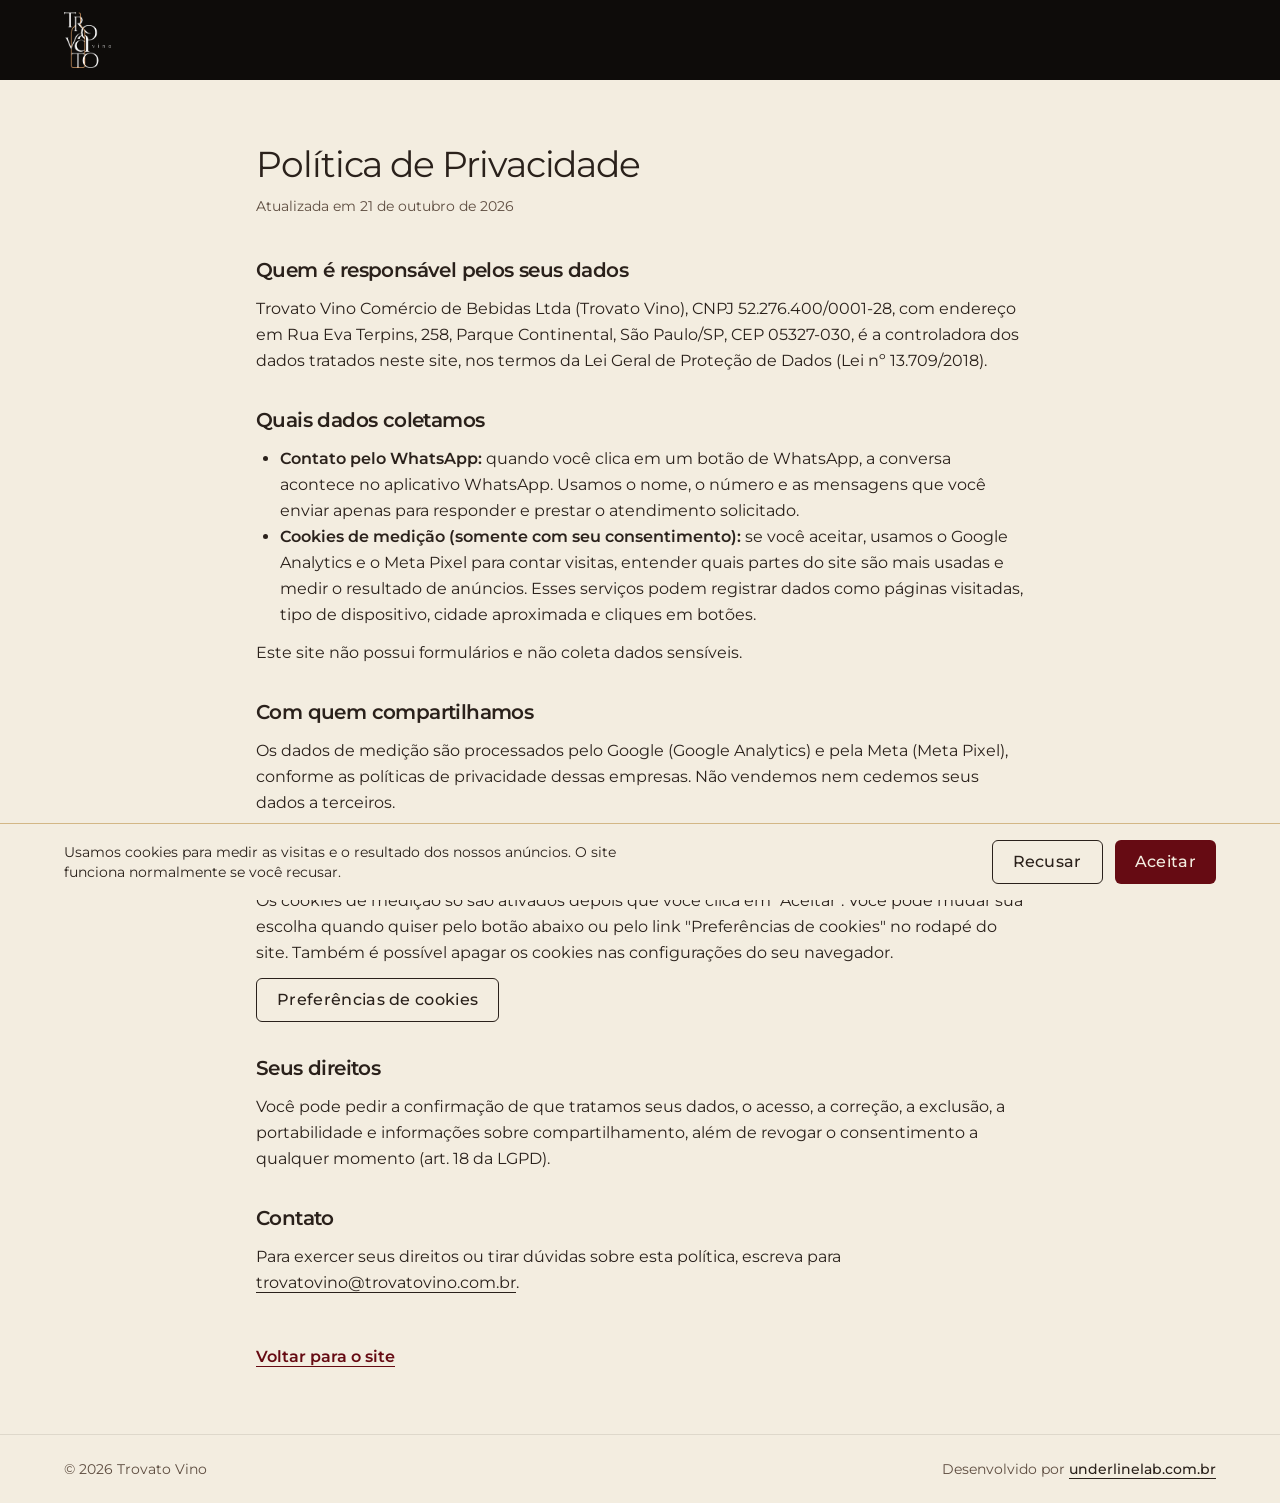
<file: politica-de-privacidade.html>
<!doctype html>
<html lang="pt-BR">
<head>
  <meta charset="utf-8">
  <meta name="viewport" content="width=device-width, initial-scale=1">
  <title>Política de Privacidade | Trovato Vino</title>
  <meta name="description" content="Como Trovato Vino trata os dados de quem visita este site.">
  <link rel="canonical" href="https://trovatovino.com.br/politica-de-privacidade.html">
  <meta name="theme-color" content="#0E0C0A">
  <!-- DEMO:INICIO -->
  <meta name="robots" content="noindex,nofollow">
  <!-- DEMO:FIM -->
  <link rel="icon" href="assets/icons/favicon.ico" sizes="32x32">
  <link rel="icon" href="assets/icons/favicon.png" type="image/png" sizes="96x96">
  <link rel="stylesheet" href="assets/css/styles.css?v=202610221825">
  <script src="assets/js/main.js?v=202610221825" defer></script>
</head>
<body class="bg-fundo text-texto font-corpo antialiased">
  <!-- Modelo genérico. Para clientes com alto tráfego ou dados sensíveis, recomendar revisão por advogado. -->
  <header class="bg-nero">
    <div class="container-lp flex h-20 items-center">
      <a href="./" aria-label="Trovato Vino, voltar ao início">
        <img src="assets/img/logo-trovato-vino.webp" alt="Trovato Vino" width="494" height="584" class="h-14 w-auto">
      </a>
    </div>
  </header>

  <main class="container-lp max-w-3xl py-12 md:py-16">
    <h1 class="font-titulo text-3xl md:text-4xl">Política de Privacidade</h1>
    <p class="mt-3 text-sm text-texto-suave">Atualizada em 21 de outubro de 2026</p>

    <div class="mt-10 space-y-8 leading-relaxed [&_h2]:text-xl [&_h2]:font-semibold [&_p]:mt-3 [&_ul]:mt-3 [&_ul]:list-disc [&_ul]:pl-6">
      <section>
        <h2>Quem é responsável pelos seus dados</h2>
        <p>Trovato Vino Comércio de Bebidas Ltda (Trovato Vino), CNPJ 52.276.400/0001-28, com endereço em Rua Eva Terpins, 258, Parque Continental, São Paulo/SP, CEP 05327-030, é a controladora dos dados tratados neste site, nos termos da Lei Geral de Proteção de Dados (Lei nº 13.709/2018).</p>
      </section>

      <section>
        <h2>Quais dados coletamos</h2>
        <ul>
          <li><strong>Contato pelo WhatsApp:</strong> quando você clica em um botão de WhatsApp, a conversa acontece no aplicativo WhatsApp. Usamos o nome, o número e as mensagens que você enviar apenas para responder e prestar o atendimento solicitado.</li>
          <li><strong>Cookies de medição (somente com seu consentimento):</strong> se você aceitar, usamos o Google Analytics e o Meta Pixel para contar visitas, entender quais partes do site são mais usadas e medir o resultado de anúncios. Esses serviços podem registrar dados como páginas visitadas, tipo de dispositivo, cidade aproximada e cliques em botões.</li>
        </ul>
        <p>Este site não possui formulários e não coleta dados sensíveis.</p>
      </section>

      <section>
        <h2>Com quem compartilhamos</h2>
        <p>Os dados de medição são processados pelo Google (Google Analytics) e pela Meta (Meta Pixel), conforme as políticas de privacidade dessas empresas. Não vendemos nem cedemos seus dados a terceiros.</p>
      </section>

      <section>
        <h2>Cookies e como mudar sua escolha</h2>
        <p>Os cookies de medição só são ativados depois que você clica em "Aceitar". Você pode mudar sua escolha quando quiser pelo botão abaixo ou pelo link "Preferências de cookies" no rodapé do site. Também é possível apagar os cookies nas configurações do seu navegador.</p>
        <p><button type="button" class="btn btn-contorno" data-abrir-consentimento>Preferências de cookies</button></p>
      </section>

      <section>
        <h2>Seus direitos</h2>
        <p>Você pode pedir a confirmação de que tratamos seus dados, o acesso, a correção, a exclusão, a portabilidade e informações sobre compartilhamento, além de revogar o consentimento a qualquer momento (art. 18 da LGPD).</p>
      </section>

      <section>
        <h2>Contato</h2>
        <p>Para exercer seus direitos ou tirar dúvidas sobre esta política, escreva para <a href="mailto:trovatovino@trovatovino.com.br" class="underline underline-offset-4">trovatovino@trovatovino.com.br</a>.</p>
      </section>
    </div>

    <p class="mt-12"><a href="./" class="font-semibold text-marca underline underline-offset-4">Voltar para o site</a></p>
  </main>

  <footer class="border-t border-texto/10 py-6 text-sm text-texto-suave">
    <div class="container-lp flex flex-col gap-2 md:flex-row md:justify-between">
      <p>© 2026 Trovato Vino</p>
      <p>Desenvolvido por <a href="https://underlinelab.com.br" target="_blank" rel="noopener" class="font-medium text-texto underline underline-offset-4">underlinelab.com.br</a></p>
    </div>
  </footer>

  <!-- Banner reaproveitado da página principal (mesmo comportamento do main.js) -->
  <div id="consentimento" class="consentimento" role="region" aria-label="Aviso de cookies" hidden>
    <div class="container-lp flex flex-col gap-4 md:flex-row md:items-center md:justify-between">
      <p class="max-w-prose text-sm">Usamos cookies para medir as visitas e o resultado dos nossos anúncios. O site funciona normalmente se você recusar.</p>
      <div class="flex shrink-0 gap-3">
        <button type="button" class="btn btn-contorno" data-consentimento="recusar">Recusar</button>
        <button type="button" class="btn btn-marca" data-consentimento="aceitar">Aceitar</button>
      </div>
    </div>
  </div>
</body>
</html>
</file>
<file: assets/css/styles.css>
/*! tailwindcss v4.3.3 | MIT License | https://tailwindcss.com */
@layer properties{@supports (((-webkit-hyphens:none)) and (not (margin-trim:inline))) or ((-moz-orient:inline) and (not (color:rgb(from red r g b)))){*,:before,:after,::backdrop{--tw-space-y-reverse:0;--tw-divide-y-reverse:0;--tw-border-style:solid;--tw-leading:initial;--tw-font-weight:initial;--tw-blur:initial;--tw-brightness:initial;--tw-contrast:initial;--tw-grayscale:initial;--tw-hue-rotate:initial;--tw-invert:initial;--tw-opacity:initial;--tw-saturate:initial;--tw-sepia:initial;--tw-drop-shadow:initial;--tw-drop-shadow-color:initial;--tw-drop-shadow-alpha:100%;--tw-drop-shadow-size:initial;--tw-backdrop-blur:initial;--tw-backdrop-brightness:initial;--tw-backdrop-contrast:initial;--tw-backdrop-grayscale:initial;--tw-backdrop-hue-rotate:initial;--tw-backdrop-invert:initial;--tw-backdrop-opacity:initial;--tw-backdrop-saturate:initial;--tw-backdrop-sepia:initial}}}@layer theme{:root,:host{--font-sans:-apple-system, BlinkMacSystemFont, "Segoe UI", Roboto, "Helvetica Neue", "Noto Sans", Arial, sans-serif, "Apple Color Emoji", "Segoe UI Emoji", "Segoe UI Symbol", "Noto Color Emoji";--font-mono:ui-monospace, SFMono-Regular, Menlo, Monaco, Consolas, "Liberation Mono", "Courier New", monospace;--spacing:.25rem;--container-sm:24rem;--container-xl:36rem;--container-3xl:48rem;--text-sm:.875rem;--text-sm--line-height:calc(1.25 / .875);--text-lg:1.125rem;--text-lg--line-height:calc(1.75 / 1.125);--text-xl:1.25rem;--text-xl--line-height:calc(1.75 / 1.25);--text-2xl:1.5rem;--text-2xl--line-height:calc(2 / 1.5);--text-3xl:1.875rem;--text-3xl--line-height:calc(2.25 / 1.875);--text-4xl:2.25rem;--text-4xl--line-height:calc(2.5 / 2.25);--text-5xl:3rem;--text-5xl--line-height:1;--text-6xl:3.75rem;--text-6xl--line-height:1;--font-weight-light:300;--font-weight-medium:500;--font-weight-semibold:600;--leading-relaxed:1.625;--default-font-family:var(--font-sans);--default-mono-font-family:var(--font-mono);--color-nero:#0e0c0a;--color-avorio:#f3ede0;--color-carta:#eae0cb;--color-oro:#d3b786;--color-vino:#660b13;--color-vino-scuro:#4a0810;--color-inchiostro:#2a211b;--color-bottiglia:#1e3b33;--color-inchiostro-suave:#5e4d40;--color-marca:#660b13;--color-fundo:#f3ede0;--color-texto:#2a211b;--color-texto-suave:#5e4d40;--font-script:"Pinyon Script", "Snell Roundhand", cursive;--font-corpo:"Montserrat", "Gotham", ui-sans-serif, system-ui, sans-serif;--font-titulo:var(--font-corpo);--radius-marca:6px;--radius-moldura:18px}}@layer base{*,:after,:before,::backdrop{box-sizing:border-box;border:0 solid;margin:0;padding:0}::file-selector-button{box-sizing:border-box;border:0 solid;margin:0;padding:0}html,:host{-webkit-text-size-adjust:100%;tab-size:4;line-height:1.5;font-family:var(--default-font-family,-apple-system, BlinkMacSystemFont, "Segoe UI", Roboto, "Helvetica Neue", "Noto Sans", Arial, sans-serif, "Apple Color Emoji", "Segoe UI Emoji", "Segoe UI Symbol", "Noto Color Emoji");font-feature-settings:var(--default-font-feature-settings,normal);font-variation-settings:var(--default-font-variation-settings,normal);-webkit-tap-highlight-color:transparent}hr{height:0;color:inherit;border-top-width:1px}abbr:where([title]){-webkit-text-decoration:underline dotted;text-decoration:underline dotted}h1,h2,h3,h4,h5,h6{font-size:inherit;font-weight:inherit}a{color:inherit;-webkit-text-decoration:inherit;-webkit-text-decoration:inherit;-webkit-text-decoration:inherit;text-decoration:inherit}b,strong{font-weight:bolder}code,kbd,samp,pre{font-family:var(--default-mono-font-family,ui-monospace, SFMono-Regular, Menlo, Monaco, Consolas, "Liberation Mono", "Courier New", monospace);font-feature-settings:var(--default-mono-font-feature-settings,normal);font-variation-settings:var(--default-mono-font-variation-settings,normal);font-size:1em}small{font-size:80%}sub,sup{vertical-align:baseline;font-size:75%;line-height:0;position:relative}sub{bottom:-.25em}sup{top:-.5em}table{text-indent:0;border-color:inherit;border-collapse:collapse}:-moz-focusring:where(:not(iframe)){outline:auto}progress{vertical-align:baseline}summary{display:list-item}ol,ul,menu{list-style:none}img,svg,video,canvas,audio,iframe,embed,object{vertical-align:middle;display:block}img,video{max-width:100%;height:auto}button,input,select,optgroup,textarea{font:inherit;font-feature-settings:inherit;font-variation-settings:inherit;letter-spacing:inherit;color:inherit;opacity:1;background-color:#0000;border-radius:0}::file-selector-button{font:inherit;font-feature-settings:inherit;font-variation-settings:inherit;letter-spacing:inherit;color:inherit;opacity:1;background-color:#0000;border-radius:0}:where(select:is([multiple],[size])) optgroup{font-weight:bolder}:where(select:is([multiple],[size])) optgroup option{padding-inline-start:20px}::file-selector-button{margin-inline-end:4px}::placeholder{opacity:1}@supports (not ((-webkit-appearance:-apple-pay-button))) or (contain-intrinsic-size:1px){::placeholder{color:currentColor}@supports (color:color-mix(in lab, red, red)){::placeholder{color:color-mix(in oklab, currentcolor 50%, transparent)}}}textarea{resize:vertical}::-webkit-search-decoration{-webkit-appearance:none}::-webkit-date-and-time-value{min-height:1lh;text-align:inherit}::-webkit-datetime-edit{display:inline-flex}::-webkit-datetime-edit-fields-wrapper{padding:0}::-webkit-datetime-edit{padding-block:0}::-webkit-datetime-edit-year-field{padding-block:0}::-webkit-datetime-edit-month-field{padding-block:0}::-webkit-datetime-edit-day-field{padding-block:0}::-webkit-datetime-edit-hour-field{padding-block:0}::-webkit-datetime-edit-minute-field{padding-block:0}::-webkit-datetime-edit-second-field{padding-block:0}::-webkit-datetime-edit-millisecond-field{padding-block:0}::-webkit-datetime-edit-meridiem-field{padding-block:0}::-webkit-calendar-picker-indicator{line-height:1}:-moz-ui-invalid{box-shadow:none}button,input:where([type=button],[type=reset],[type=submit]){appearance:button}::file-selector-button{appearance:button}::-webkit-inner-spin-button{height:auto}::-webkit-outer-spin-button{height:auto}[hidden]:where(:not([hidden=until-found])){display:none!important}html{scroll-behavior:smooth}body{font-size:1rem;line-height:1.65}h1,h2,h3{letter-spacing:-.03em;line-height:1.15}[id]{scroll-margin-top:6rem}::selection{background:var(--color-vino);color:var(--color-avorio)}:focus-visible{outline-offset:3px;outline:2px solid}@media (prefers-reduced-motion:reduce){html{scroll-behavior:auto}*,:before,:after{transition-duration:.01ms!important;animation-duration:.01ms!important}}}@layer components{.container-lp{width:min(100% - 2rem,72rem);margin-inline:auto}.rotulo{font-family:var(--font-corpo);letter-spacing:.3em;text-transform:uppercase;font-size:.75rem;font-weight:500;line-height:1.4}.script{font-family:var(--font-script);letter-spacing:0;padding-bottom:.08em;font-weight:400;line-height:1.05}.preco{font-family:var(--font-corpo);font-variant-numeric:tabular-nums;letter-spacing:-.01em;white-space:nowrap}.moldura{border:1px solid #d3b786b3}@supports (color:color-mix(in lab, red, red)){.moldura{border:1px solid color-mix(in srgb, var(--color-oro) 70%, transparent)}}.moldura{border-radius:var(--radius-moldura)}.carta-linha{align-items:baseline;gap:.5rem;display:flex}.carta-linha:after{content:"";opacity:.45;border-bottom:1px dotted;flex:2rem;order:1;min-width:1.5rem;transform:translateY(-.3em)}.carta-linha>.preco{order:2}.retrato{position:relative}.retrato:before{content:"";border:1px solid #d3b78699;position:absolute;inset:0;transform:translate(.9rem,.9rem)}@supports (color:color-mix(in lab, red, red)){.retrato:before{border:1px solid color-mix(in srgb, var(--color-oro) 60%, transparent)}}.retrato:before{border-radius:var(--radius-moldura)}.retrato img{border-radius:var(--radius-moldura);width:100%;height:auto;animation:1.4s cubic-bezier(.22,1,.36,1) .15s both revelar-foto;display:block;position:relative}@keyframes revelar-foto{0%{opacity:0;transform:scale(.94)}}.titulo-garrafa{align-items:flex-end;gap:1rem;display:flex}.titulo-garrafa:before{content:"";width:.9rem;height:2.4rem;color:var(--color-oro);background:currentColor;flex:none;margin-bottom:.35rem;-webkit-mask:url("data:image/svg+xml,%3Csvg xmlns='http://www.w3.org/2000/svg' viewBox='0 0 18 48'%3E%3Cpath d='M7 1h4v8c0 3 6 5 6 10v26a2 2 0 0 1-2 2H3a2 2 0 0 1-2-2V19c0-5 6-7 6-10z' fill='none' stroke='black' stroke-width='1.4'/%3E%3C/svg%3E") 50%/contain no-repeat;mask:url("data:image/svg+xml,%3Csvg xmlns='http://www.w3.org/2000/svg' viewBox='0 0 18 48'%3E%3Cpath d='M7 1h4v8c0 3 6 5 6 10v26a2 2 0 0 1-2 2H3a2 2 0 0 1-2-2V19c0-5 6-7 6-10z' fill='none' stroke='black' stroke-width='1.4'/%3E%3C/svg%3E") 50%/contain no-repeat}.btn{border-radius:var(--radius-marca);min-height:2.75rem;font-family:var(--font-corpo);letter-spacing:.02em;justify-content:center;align-items:center;gap:.6rem;padding:.625rem 1.25rem;font-weight:500;line-height:1.2;text-decoration:none;transition:background-color .15s,color .15s,border-color .15s;display:inline-flex}.btn-lg{min-height:3.25rem;padding:.875rem 1.75rem;font-size:1.0625rem}.btn-marca,.btn-whatsapp{background:var(--color-vino);color:var(--color-avorio)}.btn-marca:hover,.btn-whatsapp:hover{background:var(--color-vino-scuro)}.btn-oro{background:var(--color-oro);color:var(--color-nero)}.btn-oro:hover{background:var(--color-avorio)}.btn-contorno{color:inherit;border:1px solid}.btn-contorno:hover{background:#0000000f}.btn-claro{background:var(--color-avorio);color:var(--color-vino)}.btn-claro:hover{background:#fff}.icone-btn{width:2.75rem;height:2.75rem;color:inherit;border-radius:9999px;justify-content:center;align-items:center;display:inline-flex}.icone-btn:hover{color:var(--color-oro)}.link-carta{text-underline-offset:.3em;font-weight:500;text-decoration:underline;text-decoration-thickness:1px}.link-carta:hover{text-decoration-thickness:2px}.galeria-recolhida>li:nth-child(n+7){display:none}.dialogo{background:var(--color-nero);max-width:min(92vw,40rem);color:var(--color-avorio);border:1px solid #d3b78673;margin:auto;padding:1rem}@supports (color:color-mix(in lab, red, red)){.dialogo{border:1px solid color-mix(in srgb, var(--color-oro) 45%, transparent)}}.dialogo::backdrop{background:#0e0c0acc}.dialogo-fechar{width:2.75rem;height:2.75rem;color:var(--color-avorio);cursor:pointer;background:#0e0c0ab3;border-radius:9999px;place-items:center;font-size:1.75rem;line-height:1;display:grid;position:absolute;top:.25rem;right:.25rem}.dialogo-fechar:hover{color:var(--color-oro)}.faq-item summary{cursor:pointer;justify-content:space-between;align-items:center;gap:1rem;list-style:none;display:flex}.faq-item summary::-webkit-details-marker{display:none}.faq-item summary:after{content:"+";font-family:var(--font-titulo);color:var(--color-vino);flex-shrink:0;font-size:1.75rem;line-height:1;transition:transform .2s}.faq-item[open] summary:after{transform:rotate(45deg)}.wa-flutuante{right:1rem;bottom:calc(1rem + env(safe-area-inset-bottom));z-index:50;background:var(--color-vino);width:3.5rem;height:3.5rem;color:var(--color-avorio);box-shadow:0 0 0 1px var(--color-oro), 0 8px 24px #0e0c0a59;border-radius:9999px;justify-content:center;align-items:center;display:inline-flex;position:fixed}.wa-flutuante:hover{background:var(--color-vino-scuro)}.consentimento{z-index:60;padding:1rem 0 calc(1rem + env(safe-area-inset-bottom));background:var(--color-avorio);color:var(--color-inchiostro);border-top:1px solid var(--color-oro);inset-inline:0;position:fixed;bottom:0}body.consentimento-aberto .wa-flutuante{display:none}}@layer utilities{.pointer-events-none{pointer-events:none}.sr-only{clip-path:inset(50%);white-space:nowrap;border-width:0;width:1px;height:1px;margin:-1px;padding:0;position:absolute;overflow:hidden}.absolute{position:absolute}.relative{position:relative}.sticky{position:sticky}.-top-6{top:calc(var(--spacing) * -6)}.top-0{top:0}.top-28{top:calc(var(--spacing) * 28)}.right-\[6\%\]{right:6%}.-bottom-8{bottom:calc(var(--spacing) * -8)}.left-\[3\%\]{left:3%}.z-40{z-index:40}.mx-auto{margin-inline:auto}.mt-1{margin-top:var(--spacing)}.mt-1\.5{margin-top:calc(var(--spacing) * 1.5)}.mt-2{margin-top:calc(var(--spacing) * 2)}.mt-3{margin-top:calc(var(--spacing) * 3)}.mt-4{margin-top:calc(var(--spacing) * 4)}.mt-5{margin-top:calc(var(--spacing) * 5)}.mt-6{margin-top:calc(var(--spacing) * 6)}.mt-7{margin-top:calc(var(--spacing) * 7)}.mt-8{margin-top:calc(var(--spacing) * 8)}.mt-9{margin-top:calc(var(--spacing) * 9)}.mt-10{margin-top:calc(var(--spacing) * 10)}.mt-12{margin-top:calc(var(--spacing) * 12)}.mt-14{margin-top:calc(var(--spacing) * 14)}.mt-16{margin-top:calc(var(--spacing) * 16)}.ml-6{margin-left:calc(var(--spacing) * 6)}.block{display:block}.flex{display:flex}.grid{display:grid}.hidden{display:none}.inline-block{display:inline-block}.aspect-\[3\/4\]{aspect-ratio:3/4}.aspect-\[4\/5\]{aspect-ratio:4/5}.h-12{height:calc(var(--spacing) * 12)}.h-14{height:calc(var(--spacing) * 14)}.h-16{height:calc(var(--spacing) * 16)}.h-20{height:calc(var(--spacing) * 20)}.h-24{height:calc(var(--spacing) * 24)}.h-80{height:calc(var(--spacing) * 80)}.max-h-\[78vh\]{max-height:78vh}.min-h-svh{min-height:100svh}.w-16{width:calc(var(--spacing) * 16)}.w-56{width:calc(var(--spacing) * 56)}.w-\[74\%\]{width:74%}.w-auto{width:auto}.w-full{width:100%}.max-w-3xl{max-width:var(--container-3xl)}.max-w-\[20rem\]{max-width:20rem}.max-w-\[34rem\]{max-width:34rem}.max-w-prose{max-width:65ch}.max-w-sm{max-width:var(--container-sm)}.max-w-xl{max-width:var(--container-xl)}.shrink-0{flex-shrink:0}.-rotate-\[62deg\]{rotate:-62deg}.rotate-\[118deg\]{rotate:118deg}.cursor-pointer{cursor:pointer}.grid-cols-2{grid-template-columns:repeat(2,minmax(0,1fr))}.flex-col{flex-direction:column}.flex-wrap{flex-wrap:wrap}.items-center{align-items:center}.items-start{align-items:flex-start}.justify-between{justify-content:space-between}.justify-center{justify-content:center}.gap-1{gap:var(--spacing)}.gap-2{gap:calc(var(--spacing) * 2)}.gap-3{gap:calc(var(--spacing) * 3)}.gap-4{gap:calc(var(--spacing) * 4)}.gap-6{gap:calc(var(--spacing) * 6)}.gap-8{gap:calc(var(--spacing) * 8)}.gap-10{gap:calc(var(--spacing) * 10)}.gap-12{gap:calc(var(--spacing) * 12)}.gap-14{gap:calc(var(--spacing) * 14)}:where(.space-y-2\.5>:not(:last-child)){--tw-space-y-reverse:0;margin-block-start:calc(calc(var(--spacing) * 2.5) * var(--tw-space-y-reverse));margin-block-end:calc(calc(var(--spacing) * 2.5) * calc(1 - var(--tw-space-y-reverse)))}:where(.space-y-4>:not(:last-child)){--tw-space-y-reverse:0;margin-block-start:calc(calc(var(--spacing) * 4) * var(--tw-space-y-reverse));margin-block-end:calc(calc(var(--spacing) * 4) * calc(1 - var(--tw-space-y-reverse)))}:where(.space-y-8>:not(:last-child)){--tw-space-y-reverse:0;margin-block-start:calc(calc(var(--spacing) * 8) * var(--tw-space-y-reverse));margin-block-end:calc(calc(var(--spacing) * 8) * calc(1 - var(--tw-space-y-reverse)))}:where(.space-y-16>:not(:last-child)){--tw-space-y-reverse:0;margin-block-start:calc(calc(var(--spacing) * 16) * var(--tw-space-y-reverse));margin-block-end:calc(calc(var(--spacing) * 16) * calc(1 - var(--tw-space-y-reverse)))}.gap-x-7{column-gap:calc(var(--spacing) * 7)}.gap-x-10{column-gap:calc(var(--spacing) * 10)}.gap-x-12{column-gap:calc(var(--spacing) * 12)}.gap-y-4{row-gap:calc(var(--spacing) * 4)}.gap-y-5{row-gap:calc(var(--spacing) * 5)}.gap-y-12{row-gap:calc(var(--spacing) * 12)}:where(.divide-y>:not(:last-child)){--tw-divide-y-reverse:0;border-bottom-style:var(--tw-border-style);border-top-style:var(--tw-border-style);border-top-width:calc(1px * var(--tw-divide-y-reverse));border-bottom-width:calc(1px * calc(1 - var(--tw-divide-y-reverse)))}:where(.divide-avorio\/15>:not(:last-child)){border-color:#f3ede026}@supports (color:color-mix(in lab, red, red)){:where(.divide-avorio\/15>:not(:last-child)){border-color:color-mix(in oklab, var(--color-avorio) 15%, transparent)}}:where(.divide-avorio\/20>:not(:last-child)){border-color:#f3ede033}@supports (color:color-mix(in lab, red, red)){:where(.divide-avorio\/20>:not(:last-child)){border-color:color-mix(in oklab, var(--color-avorio) 20%, transparent)}}:where(.divide-inchiostro\/10>:not(:last-child)){border-color:#2a211b1a}@supports (color:color-mix(in lab, red, red)){:where(.divide-inchiostro\/10>:not(:last-child)){border-color:color-mix(in oklab, var(--color-inchiostro) 10%, transparent)}}:where(.divide-inchiostro\/15>:not(:last-child)){border-color:#2a211b26}@supports (color:color-mix(in lab, red, red)){:where(.divide-inchiostro\/15>:not(:last-child)){border-color:color-mix(in oklab, var(--color-inchiostro) 15%, transparent)}}.self-start{align-self:flex-start}.overflow-hidden{overflow:hidden}.border-0{border-style:var(--tw-border-style);border-width:0}.border-y{border-block-style:var(--tw-border-style);border-block-width:1px}.border-t{border-top-style:var(--tw-border-style);border-top-width:1px}.border-b{border-bottom-style:var(--tw-border-style);border-bottom-width:1px}.border-avorio\/20{border-color:#f3ede033}@supports (color:color-mix(in lab, red, red)){.border-avorio\/20{border-color:color-mix(in oklab, var(--color-avorio) 20%, transparent)}}.border-inchiostro\/15{border-color:#2a211b26}@supports (color:color-mix(in lab, red, red)){.border-inchiostro\/15{border-color:color-mix(in oklab, var(--color-inchiostro) 15%, transparent)}}.border-inchiostro\/20{border-color:#2a211b33}@supports (color:color-mix(in lab, red, red)){.border-inchiostro\/20{border-color:color-mix(in oklab, var(--color-inchiostro) 20%, transparent)}}.border-oro\/25{border-color:#d3b78640}@supports (color:color-mix(in lab, red, red)){.border-oro\/25{border-color:color-mix(in oklab, var(--color-oro) 25%, transparent)}}.border-oro\/30{border-color:#d3b7864d}@supports (color:color-mix(in lab, red, red)){.border-oro\/30{border-color:color-mix(in oklab, var(--color-oro) 30%, transparent)}}.border-texto\/10{border-color:#2a211b1a}@supports (color:color-mix(in lab, red, red)){.border-texto\/10{border-color:color-mix(in oklab, var(--color-texto) 10%, transparent)}}.bg-avorio{background-color:var(--color-avorio)}.bg-bottiglia{background-color:var(--color-bottiglia)}.bg-carta{background-color:var(--color-carta)}.bg-fundo{background-color:var(--color-fundo)}.bg-nero{background-color:var(--color-nero)}.bg-nero\/95{background-color:#0e0c0af2}@supports (color:color-mix(in lab, red, red)){.bg-nero\/95{background-color:color-mix(in oklab, var(--color-nero) 95%, transparent)}}.bg-vino{background-color:var(--color-vino)}.object-cover{object-fit:cover}.object-top{object-position:top}.px-5{padding-inline:calc(var(--spacing) * 5)}.px-6{padding-inline:calc(var(--spacing) * 6)}.py-2\.5{padding-block:calc(var(--spacing) * 2.5)}.py-3{padding-block:calc(var(--spacing) * 3)}.py-5{padding-block:calc(var(--spacing) * 5)}.py-6{padding-block:calc(var(--spacing) * 6)}.py-8{padding-block:calc(var(--spacing) * 8)}.py-10{padding-block:calc(var(--spacing) * 10)}.py-12{padding-block:calc(var(--spacing) * 12)}.py-16{padding-block:calc(var(--spacing) * 16)}.py-20{padding-block:calc(var(--spacing) * 20)}.pt-6{padding-top:calc(var(--spacing) * 6)}.pt-10{padding-top:calc(var(--spacing) * 10)}.pt-12{padding-top:calc(var(--spacing) * 12)}.pt-16{padding-top:calc(var(--spacing) * 16)}.pb-3{padding-bottom:calc(var(--spacing) * 3)}.pb-16{padding-bottom:calc(var(--spacing) * 16)}.pb-28{padding-bottom:calc(var(--spacing) * 28)}.font-corpo{font-family:var(--font-corpo)}.font-titulo{font-family:var(--font-titulo)}.text-2xl{font-size:var(--text-2xl);line-height:var(--tw-leading,var(--text-2xl--line-height))}.text-3xl{font-size:var(--text-3xl);line-height:var(--tw-leading,var(--text-3xl--line-height))}.text-4xl{font-size:var(--text-4xl);line-height:var(--tw-leading,var(--text-4xl--line-height))}.text-5xl{font-size:var(--text-5xl);line-height:var(--tw-leading,var(--text-5xl--line-height))}.text-6xl{font-size:var(--text-6xl);line-height:var(--tw-leading,var(--text-6xl--line-height))}.text-lg{font-size:var(--text-lg);line-height:var(--tw-leading,var(--text-lg--line-height))}.text-sm{font-size:var(--text-sm);line-height:var(--tw-leading,var(--text-sm--line-height))}.text-xl{font-size:var(--text-xl);line-height:var(--tw-leading,var(--text-xl--line-height))}.text-\[0\.95rem\]{font-size:.95rem}.text-\[2\.25rem\]{font-size:2.25rem}.text-\[2\.75rem\]{font-size:2.75rem}.text-\[3\.5rem\]{font-size:3.5rem}.leading-relaxed{--tw-leading:var(--leading-relaxed);line-height:var(--leading-relaxed)}.font-light{--tw-font-weight:var(--font-weight-light);font-weight:var(--font-weight-light)}.font-medium{--tw-font-weight:var(--font-weight-medium);font-weight:var(--font-weight-medium)}.font-semibold{--tw-font-weight:var(--font-weight-semibold);font-weight:var(--font-weight-semibold)}.text-balance{text-wrap:balance}.text-avorio{color:var(--color-avorio)}.text-avorio\/60{color:#f3ede099}@supports (color:color-mix(in lab, red, red)){.text-avorio\/60{color:color-mix(in oklab, var(--color-avorio) 60%, transparent)}}.text-avorio\/75{color:#f3ede0bf}@supports (color:color-mix(in lab, red, red)){.text-avorio\/75{color:color-mix(in oklab, var(--color-avorio) 75%, transparent)}}.text-avorio\/80{color:#f3ede0cc}@supports (color:color-mix(in lab, red, red)){.text-avorio\/80{color:color-mix(in oklab, var(--color-avorio) 80%, transparent)}}.text-avorio\/85{color:#f3ede0d9}@supports (color:color-mix(in lab, red, red)){.text-avorio\/85{color:color-mix(in oklab, var(--color-avorio) 85%, transparent)}}.text-inchiostro{color:var(--color-inchiostro)}.text-inchiostro-suave{color:var(--color-inchiostro-suave)}.text-marca{color:var(--color-marca)}.text-oro{color:var(--color-oro)}.text-oro\/45{color:#d3b78673}@supports (color:color-mix(in lab, red, red)){.text-oro\/45{color:color-mix(in oklab, var(--color-oro) 45%, transparent)}}.text-texto{color:var(--color-texto)}.text-texto-suave{color:var(--color-texto-suave)}.text-vino{color:var(--color-vino)}.not-italic{font-style:normal}.underline{text-decoration-line:underline}.underline-offset-4{text-underline-offset:4px}.antialiased{-webkit-font-smoothing:antialiased;-moz-osx-font-smoothing:grayscale}.grayscale-\[35\%\]{--tw-grayscale:grayscale(35%);filter:var(--tw-blur,) var(--tw-brightness,) var(--tw-contrast,) var(--tw-grayscale,) var(--tw-hue-rotate,) var(--tw-invert,) var(--tw-saturate,) var(--tw-sepia,) var(--tw-drop-shadow,)}.sepia-\[15\%\]{--tw-sepia:sepia(15%);filter:var(--tw-blur,) var(--tw-brightness,) var(--tw-contrast,) var(--tw-grayscale,) var(--tw-hue-rotate,) var(--tw-invert,) var(--tw-saturate,) var(--tw-sepia,) var(--tw-drop-shadow,)}.backdrop-blur{--tw-backdrop-blur:blur(8px);-webkit-backdrop-filter:var(--tw-backdrop-blur,) var(--tw-backdrop-brightness,) var(--tw-backdrop-contrast,) var(--tw-backdrop-grayscale,) var(--tw-backdrop-hue-rotate,) var(--tw-backdrop-invert,) var(--tw-backdrop-opacity,) var(--tw-backdrop-saturate,) var(--tw-backdrop-sepia,);backdrop-filter:var(--tw-backdrop-blur,) var(--tw-backdrop-brightness,) var(--tw-backdrop-contrast,) var(--tw-backdrop-grayscale,) var(--tw-backdrop-hue-rotate,) var(--tw-backdrop-invert,) var(--tw-backdrop-opacity,) var(--tw-backdrop-saturate,) var(--tw-backdrop-sepia,)}@media (hover:hover){.hover\:text-oro:hover{color:var(--color-oro)}.hover\:text-vino:hover{color:var(--color-vino)}}.focus\:not-sr-only:focus{clip-path:none;white-space:normal;width:auto;height:auto;margin:0;padding:0;position:static;overflow:visible}.focus\:fixed:focus{position:fixed}.focus\:top-2:focus{top:calc(var(--spacing) * 2)}.focus\:left-2:focus{left:calc(var(--spacing) * 2)}.focus\:z-\[70\]:focus{z-index:70}.focus\:rounded-marca:focus{border-radius:var(--radius-marca)}.focus\:bg-avorio:focus{background-color:var(--color-avorio)}.focus\:px-4:focus{padding-inline:calc(var(--spacing) * 4)}.focus\:py-2:focus{padding-block:calc(var(--spacing) * 2)}@media (min-width:40rem){.sm\:block{display:block}.sm\:inline{display:inline}.sm\:w-64{width:calc(var(--spacing) * 64)}.sm\:w-\[48\%\]{width:48%}.sm\:grid-cols-2{grid-template-columns:repeat(2,minmax(0,1fr))}.sm\:grid-cols-3{grid-template-columns:repeat(3,minmax(0,1fr))}.sm\:gap-3{gap:calc(var(--spacing) * 3)}.sm\:text-5xl{font-size:var(--text-5xl);line-height:var(--tw-leading,var(--text-5xl--line-height))}.sm\:text-xl{font-size:var(--text-xl);line-height:var(--tw-leading,var(--text-xl--line-height))}.sm\:text-\[4\.75rem\]{font-size:4.75rem}}@media (min-width:48rem){.md\:col-span-3{grid-column:span 3/span 3}.md\:col-span-4{grid-column:span 4/span 4}.md\:col-span-5{grid-column:span 5/span 5}.md\:col-span-7{grid-column:span 7/span 7}.md\:col-start-6{grid-column-start:6}.md\:mt-20{margin-top:calc(var(--spacing) * 20)}.md\:h-16{height:calc(var(--spacing) * 16)}.md\:h-20{height:calc(var(--spacing) * 20)}.md\:grid-cols-2{grid-template-columns:repeat(2,minmax(0,1fr))}.md\:grid-cols-3{grid-template-columns:repeat(3,minmax(0,1fr))}.md\:grid-cols-12{grid-template-columns:repeat(12,minmax(0,1fr))}.md\:grid-cols-\[1fr_auto\]{grid-template-columns:1fr auto}.md\:flex-row{flex-direction:row}.md\:items-center{align-items:center}.md\:items-end{align-items:flex-end}.md\:justify-between{justify-content:space-between}.md\:gap-10{gap:calc(var(--spacing) * 10)}.md\:px-12{padding-inline:calc(var(--spacing) * 12)}.md\:py-14{padding-block:calc(var(--spacing) * 14)}.md\:py-16{padding-block:calc(var(--spacing) * 16)}.md\:py-20{padding-block:calc(var(--spacing) * 20)}.md\:py-28{padding-block:calc(var(--spacing) * 28)}.md\:pt-14{padding-top:calc(var(--spacing) * 14)}.md\:pt-16{padding-top:calc(var(--spacing) * 16)}.md\:pb-10{padding-bottom:calc(var(--spacing) * 10)}.md\:pb-24{padding-bottom:calc(var(--spacing) * 24)}.md\:text-right{text-align:right}.md\:text-4xl{font-size:var(--text-4xl);line-height:var(--tw-leading,var(--text-4xl--line-height))}.md\:text-5xl{font-size:var(--text-5xl);line-height:var(--tw-leading,var(--text-5xl--line-height))}.md\:text-\[4rem\]{font-size:4rem}.md\:text-\[5rem\]{font-size:5rem}}@media (min-width:64rem){.lg\:sticky{position:sticky}.lg\:top-28{top:calc(var(--spacing) * 28)}.lg\:col-span-3{grid-column:span 3/span 3}.lg\:col-span-4{grid-column:span 4/span 4}.lg\:col-span-5{grid-column:span 5/span 5}.lg\:col-span-6{grid-column:span 6/span 6}.lg\:col-span-7{grid-column:span 7/span 7}.lg\:col-span-8{grid-column:span 8/span 8}.lg\:col-start-2{grid-column-start:2}.lg\:col-start-6{grid-column-start:6}.lg\:col-start-7{grid-column-start:7}.lg\:block{display:block}.lg\:h-full{height:100%}.lg\:min-h-\[28rem\]{min-height:28rem}.lg\:w-full{width:100%}.lg\:max-w-\[20rem\]{max-width:20rem}.lg\:max-w-\[22rem\]{max-width:22rem}.lg\:grid-cols-3{grid-template-columns:repeat(3,minmax(0,1fr))}.lg\:grid-cols-12{grid-template-columns:repeat(12,minmax(0,1fr))}.lg\:grid-cols-\[1\.15fr_0\.85fr\]{grid-template-columns:1.15fr .85fr}.lg\:gap-10{gap:calc(var(--spacing) * 10)}.lg\:gap-20{gap:calc(var(--spacing) * 20)}.lg\:self-start{align-self:flex-start}.lg\:text-\[3\.5rem\]{font-size:3.5rem}.lg\:text-\[6rem\]{font-size:6rem}}@media (min-width:80rem){.xl\:gap-8{gap:calc(var(--spacing) * 8)}}.\[\&_h2\]\:text-xl h2{font-size:var(--text-xl);line-height:var(--tw-leading,var(--text-xl--line-height))}.\[\&_h2\]\:font-semibold h2{--tw-font-weight:var(--font-weight-semibold);font-weight:var(--font-weight-semibold)}.\[\&_p\]\:mt-3 p,.\[\&_ul\]\:mt-3 ul{margin-top:calc(var(--spacing) * 3)}.\[\&_ul\]\:list-disc ul{list-style-type:disc}.\[\&_ul\]\:pl-6 ul{padding-left:calc(var(--spacing) * 6)}}@font-face{font-family:Pinyon Script;font-style:normal;font-weight:400;font-display:swap;src:url(../fonts/pinyon-script.woff2)format("woff2")}@font-face{font-family:Montserrat;font-style:normal;font-weight:300 600;font-display:swap;src:url(../fonts/montserrat.woff2)format("woff2")}@property --tw-space-y-reverse{syntax:"*";inherits:false;initial-value:0}@property --tw-divide-y-reverse{syntax:"*";inherits:false;initial-value:0}@property --tw-border-style{syntax:"*";inherits:false;initial-value:solid}@property --tw-leading{syntax:"*";inherits:false}@property --tw-font-weight{syntax:"*";inherits:false}@property --tw-blur{syntax:"*";inherits:false}@property --tw-brightness{syntax:"*";inherits:false}@property --tw-contrast{syntax:"*";inherits:false}@property --tw-grayscale{syntax:"*";inherits:false}@property --tw-hue-rotate{syntax:"*";inherits:false}@property --tw-invert{syntax:"*";inherits:false}@property --tw-opacity{syntax:"*";inherits:false}@property --tw-saturate{syntax:"*";inherits:false}@property --tw-sepia{syntax:"*";inherits:false}@property --tw-drop-shadow{syntax:"*";inherits:false}@property --tw-drop-shadow-color{syntax:"*";inherits:false}@property --tw-drop-shadow-alpha{syntax:"<percentage>";inherits:false;initial-value:100%}@property --tw-drop-shadow-size{syntax:"*";inherits:false}@property --tw-backdrop-blur{syntax:"*";inherits:false}@property --tw-backdrop-brightness{syntax:"*";inherits:false}@property --tw-backdrop-contrast{syntax:"*";inherits:false}@property --tw-backdrop-grayscale{syntax:"*";inherits:false}@property --tw-backdrop-hue-rotate{syntax:"*";inherits:false}@property --tw-backdrop-invert{syntax:"*";inherits:false}@property --tw-backdrop-opacity{syntax:"*";inherits:false}@property --tw-backdrop-saturate{syntax:"*";inherits:false}@property --tw-backdrop-sepia{syntax:"*";inherits:false}
</file>
